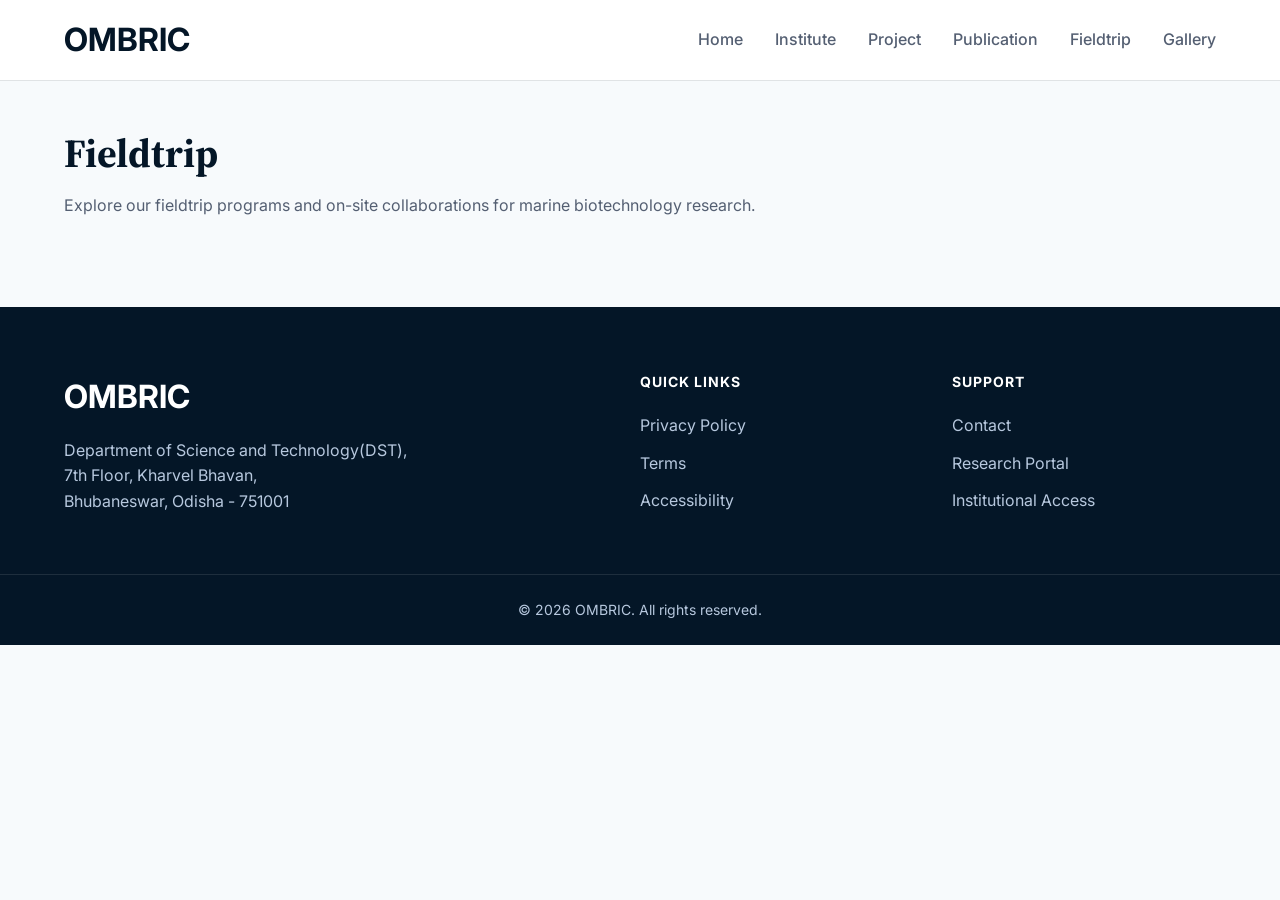
<file: fieldtrip/fieldtrip.html>
﻿<!DOCTYPE html>
<html lang="en">
<head>
  <meta charset="UTF-8" />
  <meta name="viewport" content="width=device-width, initial-scale=1.0" />
  <title>Fieldtrip</title>
  <link rel="preconnect" href="https://fonts.googleapis.com">
  <link rel="preconnect" href="https://fonts.gstatic.com" crossorigin>
  <link href="https://fonts.googleapis.com/css2?family=Inter:wght@400;500;600;700&family=Source+Serif+4:wght@600;700&display=swap" rel="stylesheet">
  <link rel="stylesheet" href="/style.css">
</head>
<body>
  <header class="header">
    <div class="container navbar">
      <div class="logo">OMBRIC</div>
      <nav class="nav-links">
        <a href="/index.html">Home</a>
        <a href="/institues/institute.html">Institute</a>
        <a href="/project/project.html">Project</a>
        <a href="/publication/publication.html">Publication</a>
        <a href="/fieldtrip/fieldtrip.html">Fieldtrip</a>
        <a href="/gallery/gallery.html">Gallery</a>
      </nav>
    </div>
  </header>

  <main class="section">
    <div class="container">
      <div class="section-heading">
        <h2>Fieldtrip</h2>
        <p>Explore our fieldtrip programs and on-site collaborations for marine biotechnology research.</p>
      </div>
    </div>
  </main>

  <footer class="footer">
    <div class="container footer-grid">
      <div>
        <h3 class="footer-logo">OMBRIC</h3>
        <p class="footer-text">Department of Science and Technology(DST),<br> 
          7th Floor, Kharvel Bhavan,<br> 
          Bhubaneswar, Odisha - 751001</p>
      </div>
      <div>
        <h4>Quick Links</h4>
        <ul class="footer-links">
          <li><a href="#">Privacy Policy</a></li>
          <li><a href="#">Terms</a></li>
          <li><a href="#">Accessibility</a></li>
        </ul>
      </div>
      <div>
        <h4>Support</h4>
        <ul class="footer-links">
          <li><a href="#">Contact</a></li>
          <li><a href="#">Research Portal</a></li>
          <li><a href="#">Institutional Access</a></li>
        </ul>
      </div>
    </div>
    <div class="footer-bottom">© 2026 OMBRIC. All rights reserved.</div>
  </footer>
</body>
</html>
</file>
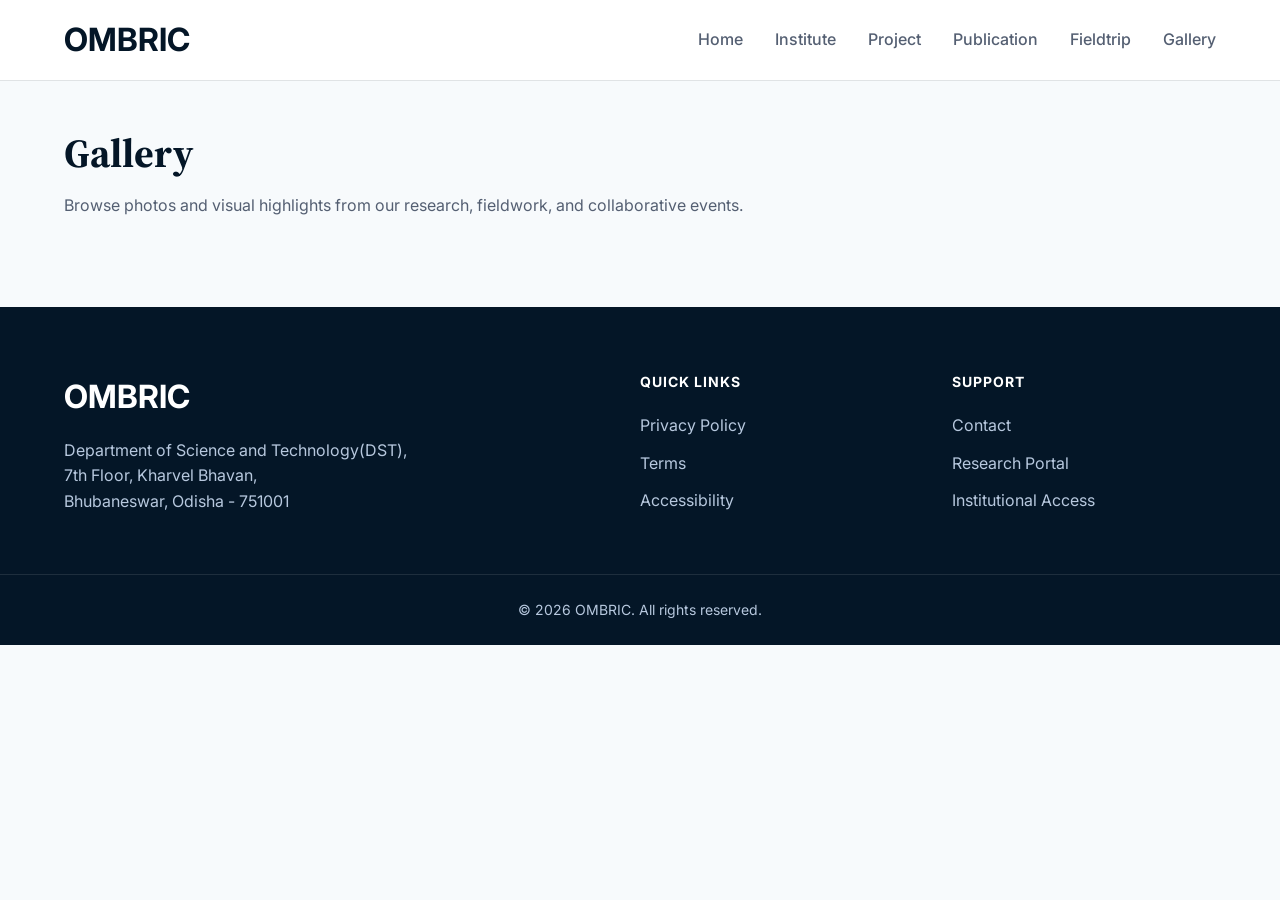
<file: gallery/gallery.html>
﻿<!DOCTYPE html>
<html lang="en">
<head>
  <meta charset="UTF-8" />
  <meta name="viewport" content="width=device-width, initial-scale=1.0" />
  <title>Gallery</title>
  <link rel="preconnect" href="https://fonts.googleapis.com">
  <link rel="preconnect" href="https://fonts.gstatic.com" crossorigin>
  <link href="https://fonts.googleapis.com/css2?family=Inter:wght@400;500;600;700&family=Source+Serif+4:wght@600;700&display=swap" rel="stylesheet">
  <link rel="stylesheet" href="/style.css">
</head>
<body>
  <header class="header">
    <div class="container navbar">
      <div class="logo">OMBRIC</div>
      <nav class="nav-links">
        <a href="/index.html">Home</a>
        <a href="/institues/institute.html">Institute</a>
        <a href="/project/project.html">Project</a>
        <a href="/publication/publication.html">Publication</a>
        <a href="/fieldtrip/fieldtrip.html">Fieldtrip</a>
        <a href="/gallery/gallery.html">Gallery</a>
      </nav>
    </div>
  </header>

  <main class="section">
    <div class="container">
      <div class="section-heading">
        <h2>Gallery</h2>
        <p>Browse photos and visual highlights from our research, fieldwork, and collaborative events.</p>
      </div>
    </div>
  </main>

  <footer class="footer">
    <div class="container footer-grid">
      <div>
        <h3 class="footer-logo">OMBRIC</h3>
        <p class="footer-text">Department of Science and Technology(DST),<br> 
          7th Floor, Kharvel Bhavan,<br> 
          Bhubaneswar, Odisha - 751001</p>
      </div>
      <div>
        <h4>Quick Links</h4>
        <ul class="footer-links">
          <li><a href="#">Privacy Policy</a></li>
          <li><a href="#">Terms</a></li>
          <li><a href="#">Accessibility</a></li>
        </ul>
      </div>
      <div>
        <h4>Support</h4>
        <ul class="footer-links">
          <li><a href="#">Contact</a></li>
          <li><a href="#">Research Portal</a></li>
          <li><a href="#">Institutional Access</a></li>
        </ul>
      </div>
    </div>
    <div class="footer-bottom">© 2026 OMBRIC. All rights reserved.</div>
  </footer>
</body>
</html>
</file>
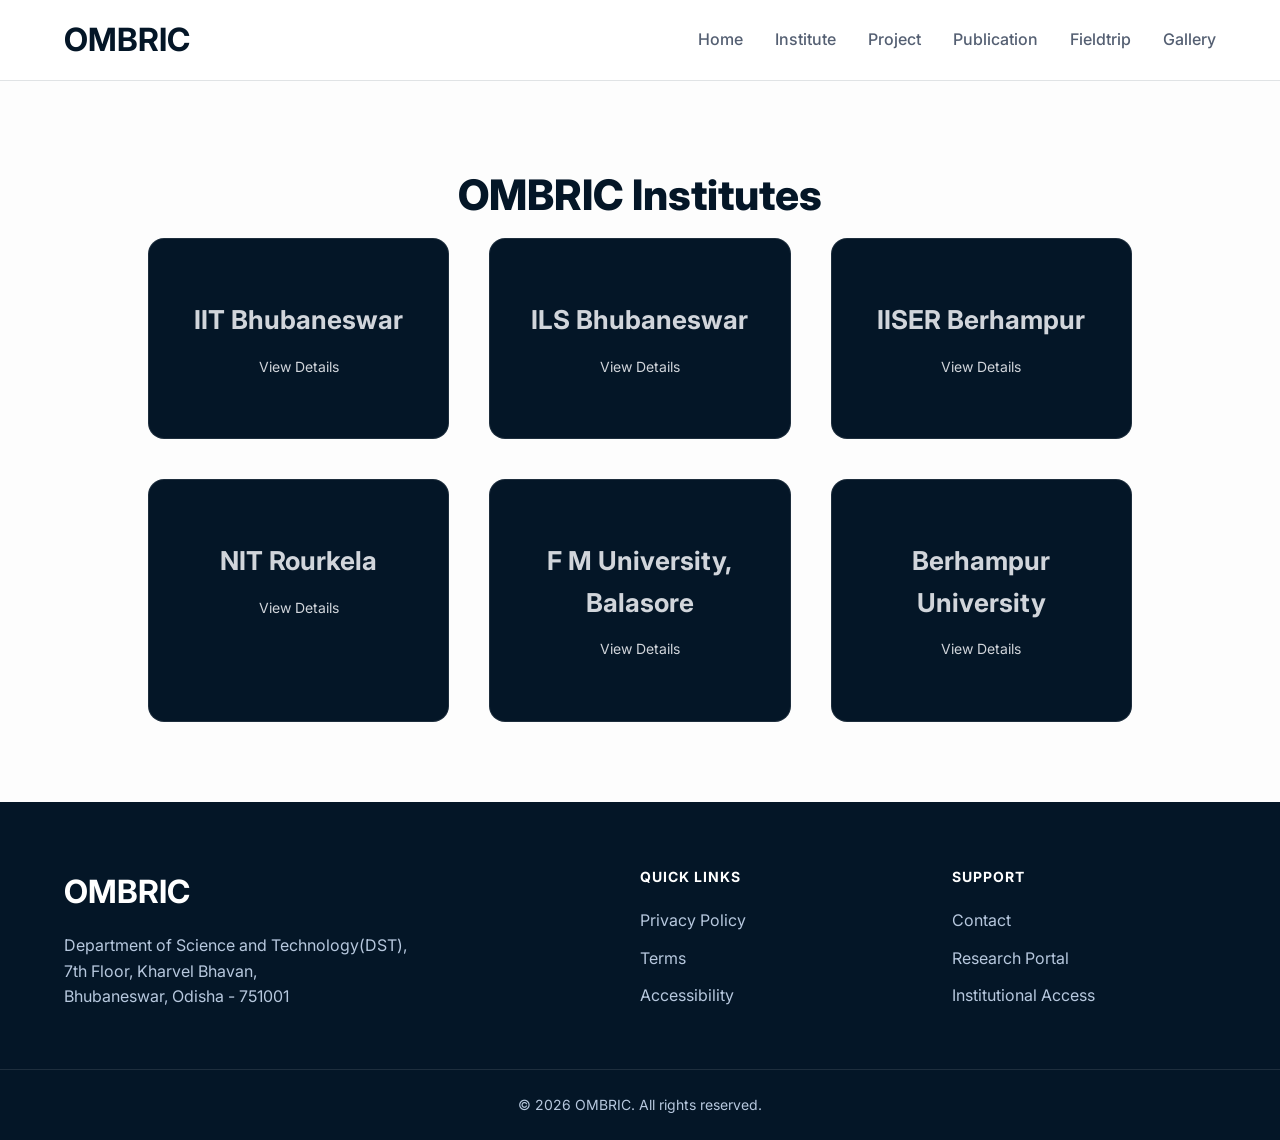
<file: institues/institute.html>
﻿<!doctype html>
<html lang="en">
<head>
  <meta charset="UTF-8">
  <meta name="viewport" content="width=device-width, initial-scale=1.0">
  <link rel="preconnect" href="https://fonts.googleapis.com">
  <link rel="preconnect" href="https://fonts.gstatic.com" crossorigin>
  <link href="https://fonts.googleapis.com/css2?family=Inter:wght@100..900&display=swap" rel="stylesheet">
  <link rel="stylesheet" href="/style.css">
  <style>
    body {
      margin: 0;
      font-family: Inter;
      background: rgb(253, 253, 253);
      color: white;
    }

    .section {
      margin: 40px 148px;
      text-align: center;
    }

    .nav-links {
      display: flex;
      gap: 32px;
    }

    .section h1 {
      font-size: 42px;
      font-weight: 800;
      color: #041627;
      margin-bottom: 10px;
    }

    .grid {
      display: grid;
      grid-template-columns: repeat(3, 1fr);
      gap: 40px;
    }

    .card {
      display: block;
      text-decoration: none;
      background: #041627;
      border-radius: 16px;
      padding: 60px 20px;
      backdrop-filter: blur(10px);
      border: 1px solid rgba(255,255,255,0.1);
      transition: 0.3s;
      cursor: pointer;
    }

    .card:hover {
      transform: translateY(-6px);
      box-shadow: 0 10px 30px rgba(0, 119, 255, 0.4);
    }

    .card h3 {
      font-size: 26px;
      font-weight: 700;
      color: #d1d5db;
      margin-bottom: 15px;
    }

    .card p {
      font-size: 14px;
      color: #d1d5db;
      text-decoration: none;
    }

    .card:hover p {
      text-decoration: underline;
    }

    @media(max-width: 900px) {
      .grid {
        grid-template-columns: 1fr;
      }

      .container {
        margin-left: 40px;
        margin-right: 40px;
      }
    }
  </style>
</head>
<body>
  <header class="header">
    <div class="container navbar">
      <div class="logo">OMBRIC</div>
      <nav class="nav-links">
        <a href="/index.html">Home</a>
        <a href="/institues/institute.html">Institute</a>
        <a href="/project/project.html">Project</a>
        <a href="/publication/publication.html">Publication</a>
        <a href="/fieldtrip/fieldtrip.html">Fieldtrip</a>
        <a href="/gallery/gallery.html">Gallery</a>
      </nav>
    </div>
  </header>

  <section class="section">
    <h1>OMBRIC Institutes</h1>
    <div class="grid">
      <a class="card" href="/institues/viewdetails/iit.html">
        <h3>IIT Bhubaneswar</h3>
        <p>View Details</p>
      </a>
      <a class="card" href="/institues/viewdetails/ils.html">
        <h3>ILS Bhubaneswar</h3>
        <p>View Details</p>
      </a>
      <a class="card" href="/institues/viewdetails/iiser.html">
        <h3>IISER Berhampur</h3>
        <p>View Details</p>
      </a>
      <a class="card" href="/institues/viewdetails/nit.html">
        <h3>NIT Rourkela</h3>
        <p>View Details</p>
      </a>
      <a class="card" href="/institues/viewdetails/fmu.html">
        <h3>F M University, Balasore</h3>
        <p>View Details</p>
      </a>
      <a class="card" href="/institues/viewdetails/behrampur.html">
        <h3>Berhampur University</h3>
        <p>View Details</p>
      </a>
    </div>
  </section>

  <footer class="footer">
    <div class="container footer-grid">
      <div>
        <h3 class="footer-logo">OMBRIC</h3>
        <p class="footer-text">Department of Science and Technology(DST),<br> 
          7th Floor, Kharvel Bhavan,<br> 
          Bhubaneswar, Odisha - 751001</p>
      </div>
      <div>
        <h4>Quick Links</h4>
        <ul class="footer-links">
          <li><a href="#">Privacy Policy</a></li>
          <li><a href="#">Terms</a></li>
          <li><a href="#">Accessibility</a></li>
        </ul>
      </div>
      <div>
        <h4>Support</h4>
        <ul class="footer-links">
          <li><a href="#">Contact</a></li>
          <li><a href="#">Research Portal</a></li>
          <li><a href="#">Institutional Access</a></li>
        </ul>
      </div>
    </div>
    <div class="footer-bottom">© 2026 OMBRIC. All rights reserved.</div>
  </footer>
</body>
</html>
</file>
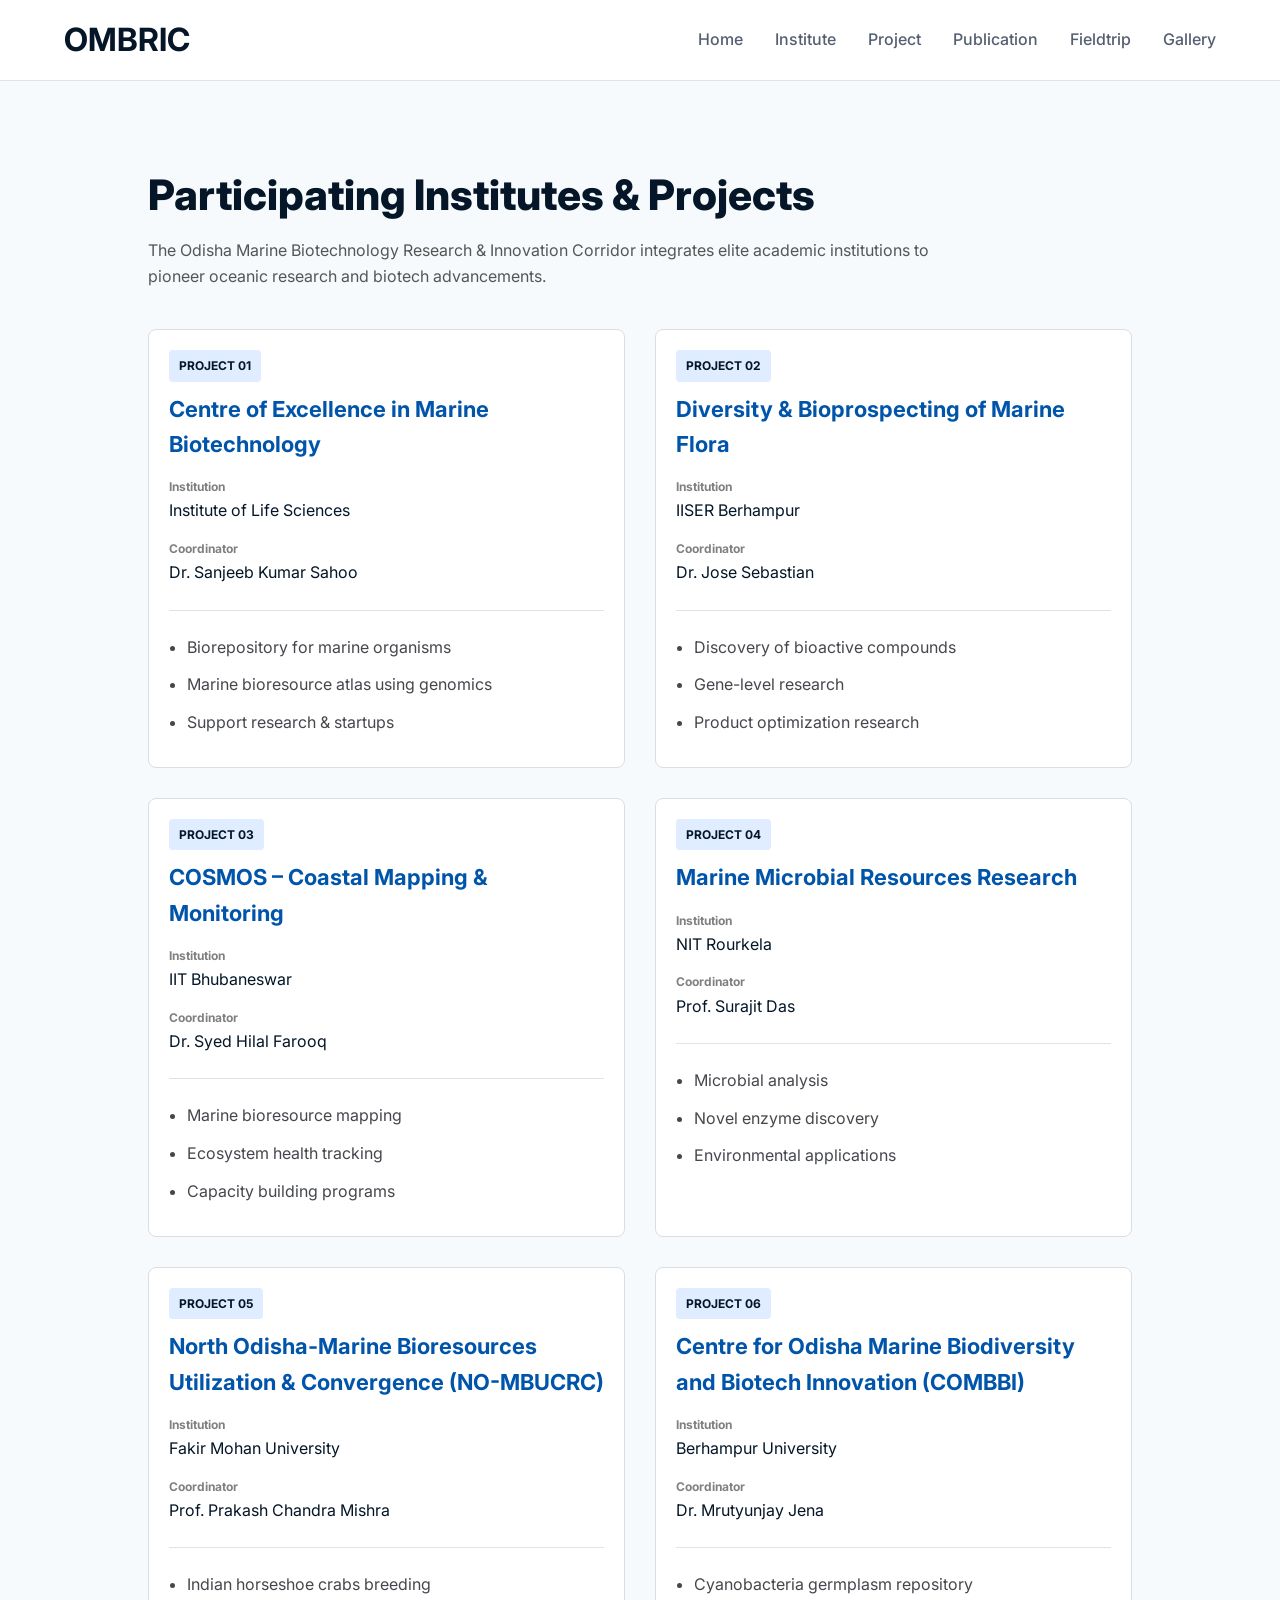
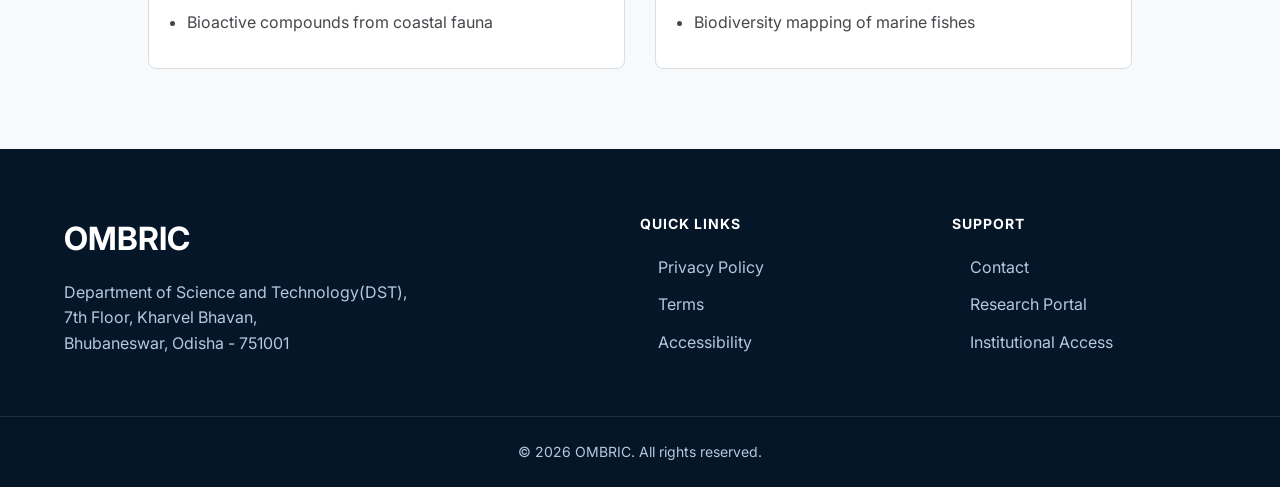
<file: project/project.html>
﻿<!doctype html>
<html lang="en">
  <head>
    <meta charset="UTF-8" />
    <meta name="viewport" content="width=device-width, initial-scale=1.0" />

    <!-- Google Font -->
    <link rel="preconnect" href="https://fonts.googleapis.com" />
    <link rel="preconnect" href="https://fonts.gstatic.com" crossorigin />
    <link href="https://fonts.googleapis.com/css2?family=Inter:wght@100..900&display=swap" rel="stylesheet" />
    <link rel="stylesheet" href="/style.css" />

    <style>
      body {
        margin: 0;
        font-family: Inter;
        color: #041627;
      }

      .section {
        margin: 40px 148px;
      }

      .nav-links {
        display: flex;
        gap: 32px;
      }

      .section h1 {
        font-size: 42px;
        font-weight: 800;
        margin-bottom: 10px;
      }

      .section p {
        font-size: 16px;
        color: #555;
        max-width: 800px;
        margin-bottom: 40px;
      }

      .grid {
        display: grid;
        grid-template-columns: repeat(2, 1fr);
        gap: 30px;
      }

      .card {
        border: 1px solid #ddd;
        border-radius: 8px;
        padding: 20px;
        transition: 0.3s;
        background: #fff;
      }

      .card:hover {
        box-shadow: 0 4px 10px rgba(0, 0, 0, 0.1);
      }

      .tag {
        font-size: 12px;
        font-weight: 700;
        background: #e0ecff;
        padding: 6px 10px;
        display: inline-block;
        border-radius: 4px;
        margin-bottom: 10px;
      }

      .card h3 {
        font-size: 22px;
        font-weight: 700;
        margin-bottom: 15px;
        color: #0055aa;
      }

      .info {
        margin-bottom: 15px;
      }

      .info strong {
        display: block;
        font-size: 12px;
        color: gray;
        margin-bottom: 2px;
      }

      ul {
        padding-left: 18px;
      }

      li {
        margin-bottom: 6px;
      }

      @media (max-width: 900px) {
        .grid {
          grid-template-columns: 1fr;
        }
      }
    </style>
  </head>

  <body>
    <header class="header">
      <div class="container navbar">
        <div class="logo">OMBRIC</div>
        <nav class="nav-links">
          <a href="/index.html">Home</a>
          <a href="/institues/institute.html">Institute</a>
          <a href="/project/project.html">Project</a>
          <a href="/publication/publication.html">Publication</a>
          <a href="/fieldtrip/fieldtrip.html">Fieldtrip</a>
          <a href="/gallery/gallery.html">Gallery</a>
        </nav>
      </div>
    </header>

    <section class="section">
      <h1>Participating Institutes & Projects</h1>
      <p>
        The Odisha Marine Biotechnology Research & Innovation Corridor integrates
        elite academic institutions to pioneer oceanic research and biotech advancements.
      </p>

      <div class="grid">

        <!-- CARD 1 -->
        <div class="card">
          <div class="tag">PROJECT 01</div>
          <h3>Centre of Excellence in Marine Biotechnology</h3>

          <div class="info">
            <strong>Institution</strong>
            Institute of Life Sciences
          </div>

          <div class="info">
            <strong>Coordinator</strong>
            Dr. Sanjeeb Kumar Sahoo
          </div>

          <ul>
            <li>Biorepository for marine organisms</li>
            <li>Marine bioresource atlas using genomics</li>
            <li>Support research & startups</li>
          </ul>
        </div>

        <!-- CARD 2 -->
        <div class="card">
          <div class="tag">PROJECT 02</div>
          <h3>Diversity & Bioprospecting of Marine Flora</h3>

          <div class="info">
            <strong>Institution</strong>
            IISER Berhampur
          </div>

          <div class="info">
            <strong>Coordinator</strong>
            Dr. Jose Sebastian
          </div>

          <ul>
            <li>Discovery of bioactive compounds</li>
            <li>Gene-level research</li>
            <li>Product optimization research</li>
          </ul>
        </div>

        <!-- CARD 3 -->
        <div class="card">
          <div class="tag">PROJECT 03</div>
          <h3>COSMOS – Coastal Mapping & Monitoring</h3>

          <div class="info">
            <strong>Institution</strong>
            IIT Bhubaneswar
          </div>

          <div class="info">
            <strong>Coordinator</strong>
            Dr. Syed Hilal Farooq
          </div>

          <ul>
            <li>Marine bioresource mapping</li>
            <li>Ecosystem health tracking</li>
            <li>Capacity building programs</li>
          </ul>
        </div>

        <!-- CARD 4 -->
        <div class="card">
          <div class="tag">PROJECT 04</div>
          <h3>Marine Microbial Resources Research</h3>

          <div class="info">
            <strong>Institution</strong>
            NIT Rourkela
          </div>

          <div class="info">
            <strong>Coordinator</strong>
            Prof. Surajit Das
          </div>

          <ul>
            <li>Microbial analysis</li>
            <li>Novel enzyme discovery</li>
            <li>Environmental applications</li>
          </ul>
        </div>

        <!-- CARD 05 -->
        <div class="card">
          <div class="tag">PROJECT 05</div>
          <h3>North Odisha-Marine Bioresources Utilization & Convergence (NO-MBUCRC)</h3>

          <div class="info">
            <strong>Institution</strong>
            Fakir Mohan University
          </div>

          <div class="info">
            <strong>Coordinator</strong>
            Prof. Prakash Chandra Mishra
          </div>

          <ul>
            <li>Indian horseshoe crabs breeding</li>
            <li>Bioactive compounds from coastal fauna</li>
          </ul>
        </div>

        <!-- CARD 06 -->
        <div class="card">
          <div class="tag">PROJECT 06</div>
          <h3>Centre for Odisha Marine Biodiversity and Biotech Innovation (COMBBI)</h3>

          <div class="info">
            <strong>Institution</strong>
            Berhampur University
          </div>

          <div class="info">
            <strong>Coordinator</strong>
            Dr. Mrutyunjay Jena
          </div>

          <ul>
            <li>Cyanobacteria germplasm repository</li>
            <li>Biodiversity mapping of marine fishes</li>
          </ul>
        </div>

      </div>
    </section>

    <footer class="footer">
      <div class="container footer-grid">
        <div>
          <h3 class="footer-logo">OMBRIC</h3>
          <p class="footer-text">Department of Science and Technology(DST),<br> 
          7th Floor, Kharvel Bhavan,<br> 
          Bhubaneswar, Odisha - 751001</p>
        </div>
        <div>
          <h4>Quick Links</h4>
          <ul class="footer-links">
            <li><a href="#">Privacy Policy</a></li>
            <li><a href="#">Terms</a></li>
            <li><a href="#">Accessibility</a></li>
          </ul>
        </div>
        <div>
          <h4>Support</h4>
          <ul class="footer-links">
            <li><a href="#">Contact</a></li>
            <li><a href="#">Research Portal</a></li>
            <li><a href="#">Institutional Access</a></li>
          </ul>
        </div>
      </div>
      <div class="footer-bottom">© 2026 OMBRIC. All rights reserved.</div>
    </footer>
  </body>
</html>
</file>
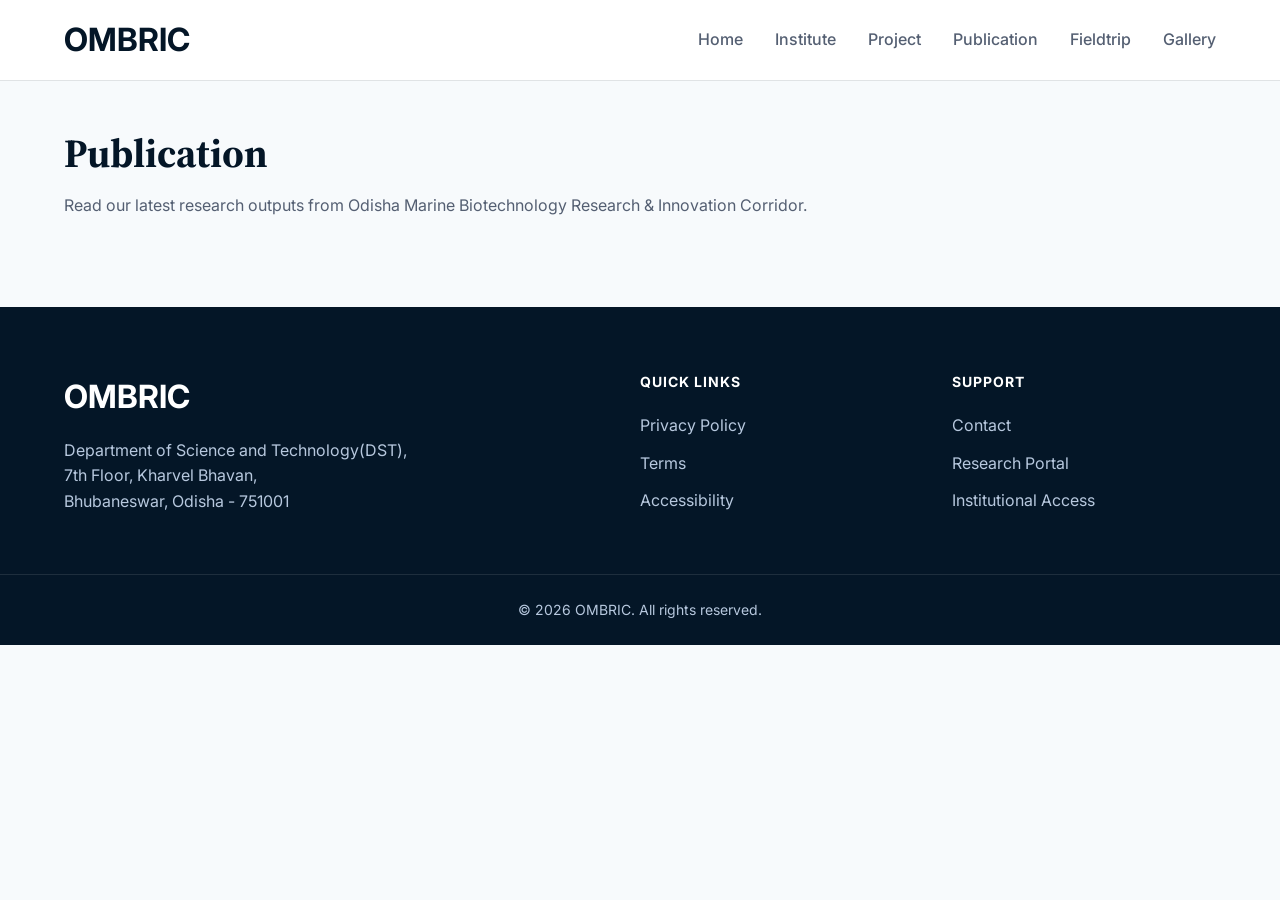
<file: publication/publication.html>
﻿<!DOCTYPE html>
<html lang="en">
<head>
  <meta charset="UTF-8" />
  <meta name="viewport" content="width=device-width, initial-scale=1.0" />
  <title>Publication</title>
  <link rel="preconnect" href="https://fonts.googleapis.com">
  <link rel="preconnect" href="https://fonts.gstatic.com" crossorigin>
  <link href="https://fonts.googleapis.com/css2?family=Inter:wght@400;500;600;700&family=Source+Serif+4:wght@600;700&display=swap" rel="stylesheet">
  <link rel="stylesheet" href="/style.css">
</head>
<body>
  <header class="header">
    <div class="container navbar">
      <div class="logo">OMBRIC</div>
      <nav class="nav-links">
        <a href="/index.html">Home</a>
        <a href="/institues/institute.html">Institute</a>
        <a href="/project/project.html">Project</a>
        <a href="/publication/publication.html">Publication</a>
        <a href="/fieldtrip/fieldtrip.html">Fieldtrip</a>
        <a href="/gallery/gallery.html">Gallery</a>
      </nav>
    </div>
  </header>

  <main class="section">
    <div class="container">
      <div class="section-heading">
        <h2>Publication</h2>
        <p>Read our latest research outputs from Odisha Marine Biotechnology Research & Innovation Corridor.</p>
      </div>
    </div>
  </main>

  <footer class="footer">
    <div class="container footer-grid">
      <div>
        <h3 class="footer-logo">OMBRIC</h3>
        <p class="footer-text">Department of Science and Technology(DST),<br> 
          7th Floor, Kharvel Bhavan,<br> 
          Bhubaneswar, Odisha - 751001</p>
      </div>
      <div>
        <h4>Quick Links</h4>
        <ul class="footer-links">
          <li><a href="#">Privacy Policy</a></li>
          <li><a href="#">Terms</a></li>
          <li><a href="#">Accessibility</a></li>
        </ul>
      </div>
      <div>
        <h4>Support</h4>
        <ul class="footer-links">
          <li><a href="#">Contact</a></li>
          <li><a href="#">Research Portal</a></li>
          <li><a href="#">Institutional Access</a></li>
        </ul>
      </div>
    </div>
    <div class="footer-bottom">© 2026 OMBRIC. All rights reserved.</div>
  </footer>
</body>
</html>
</file>
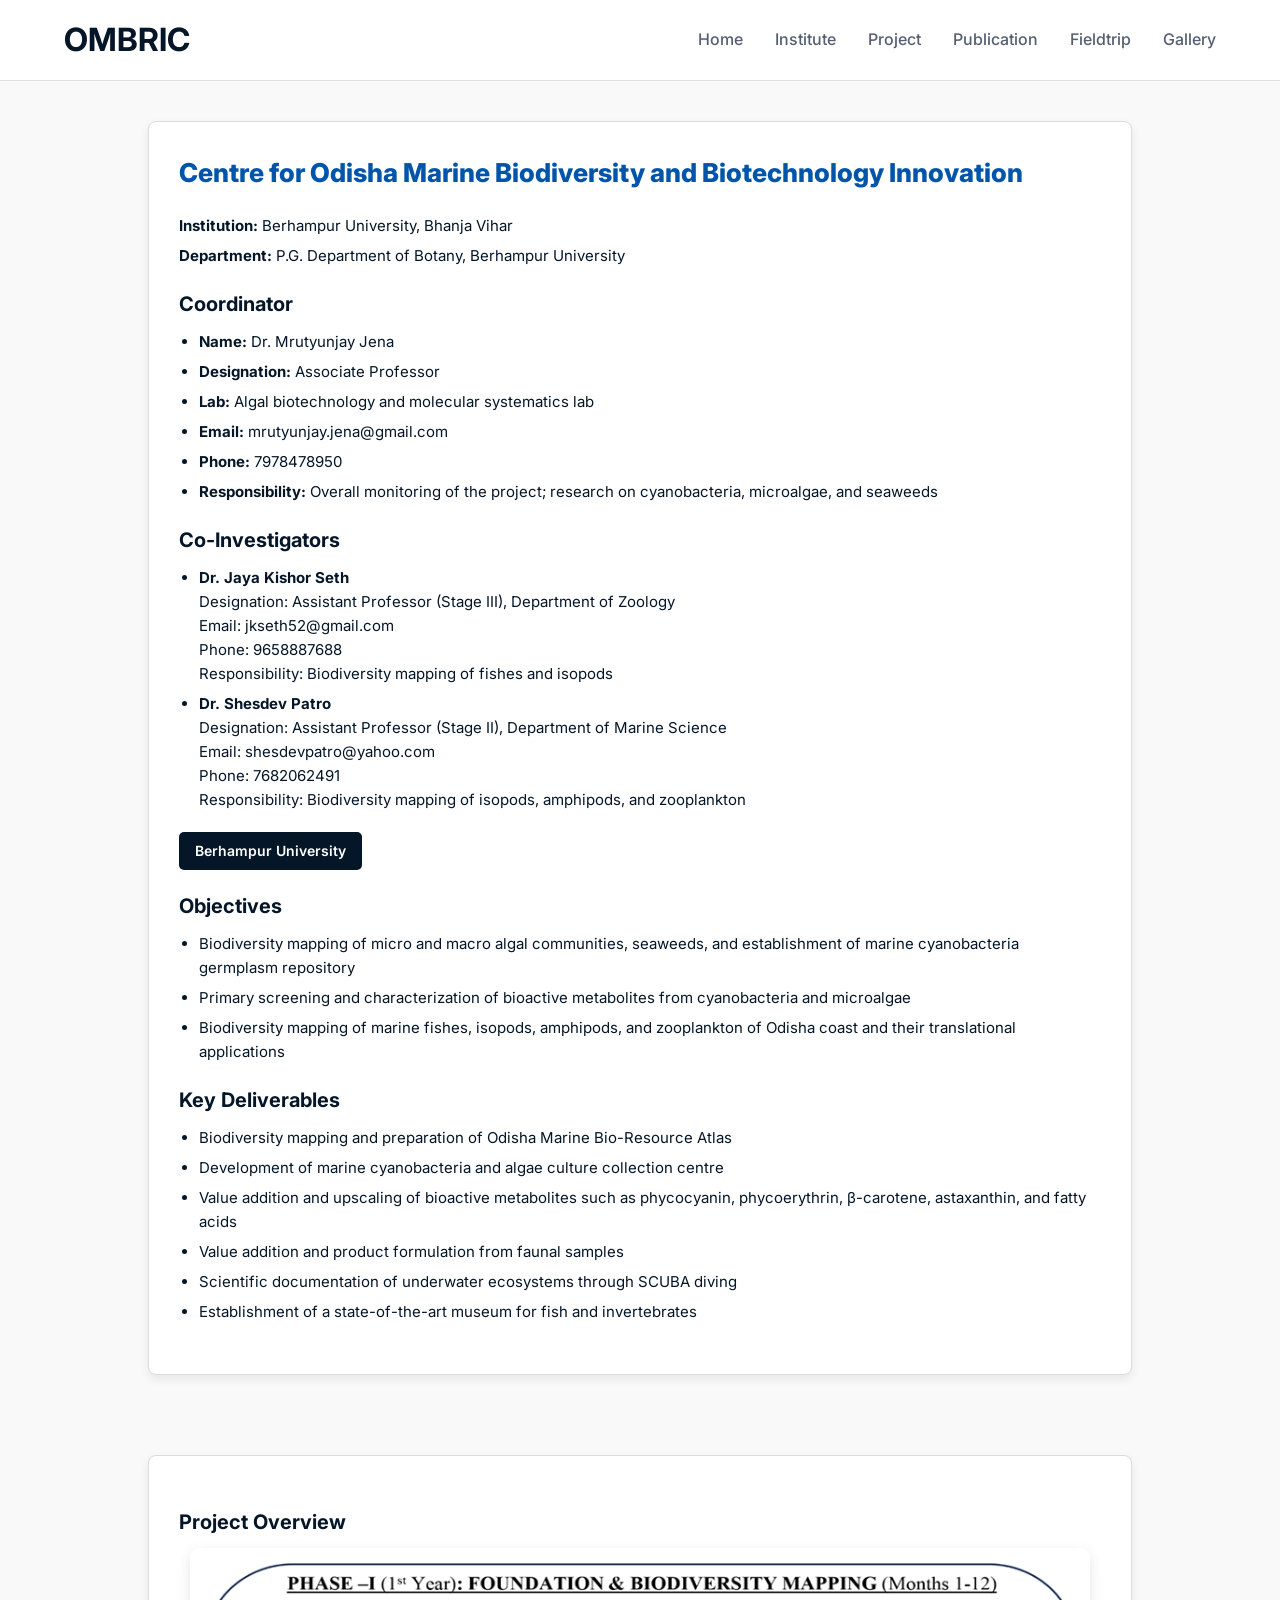
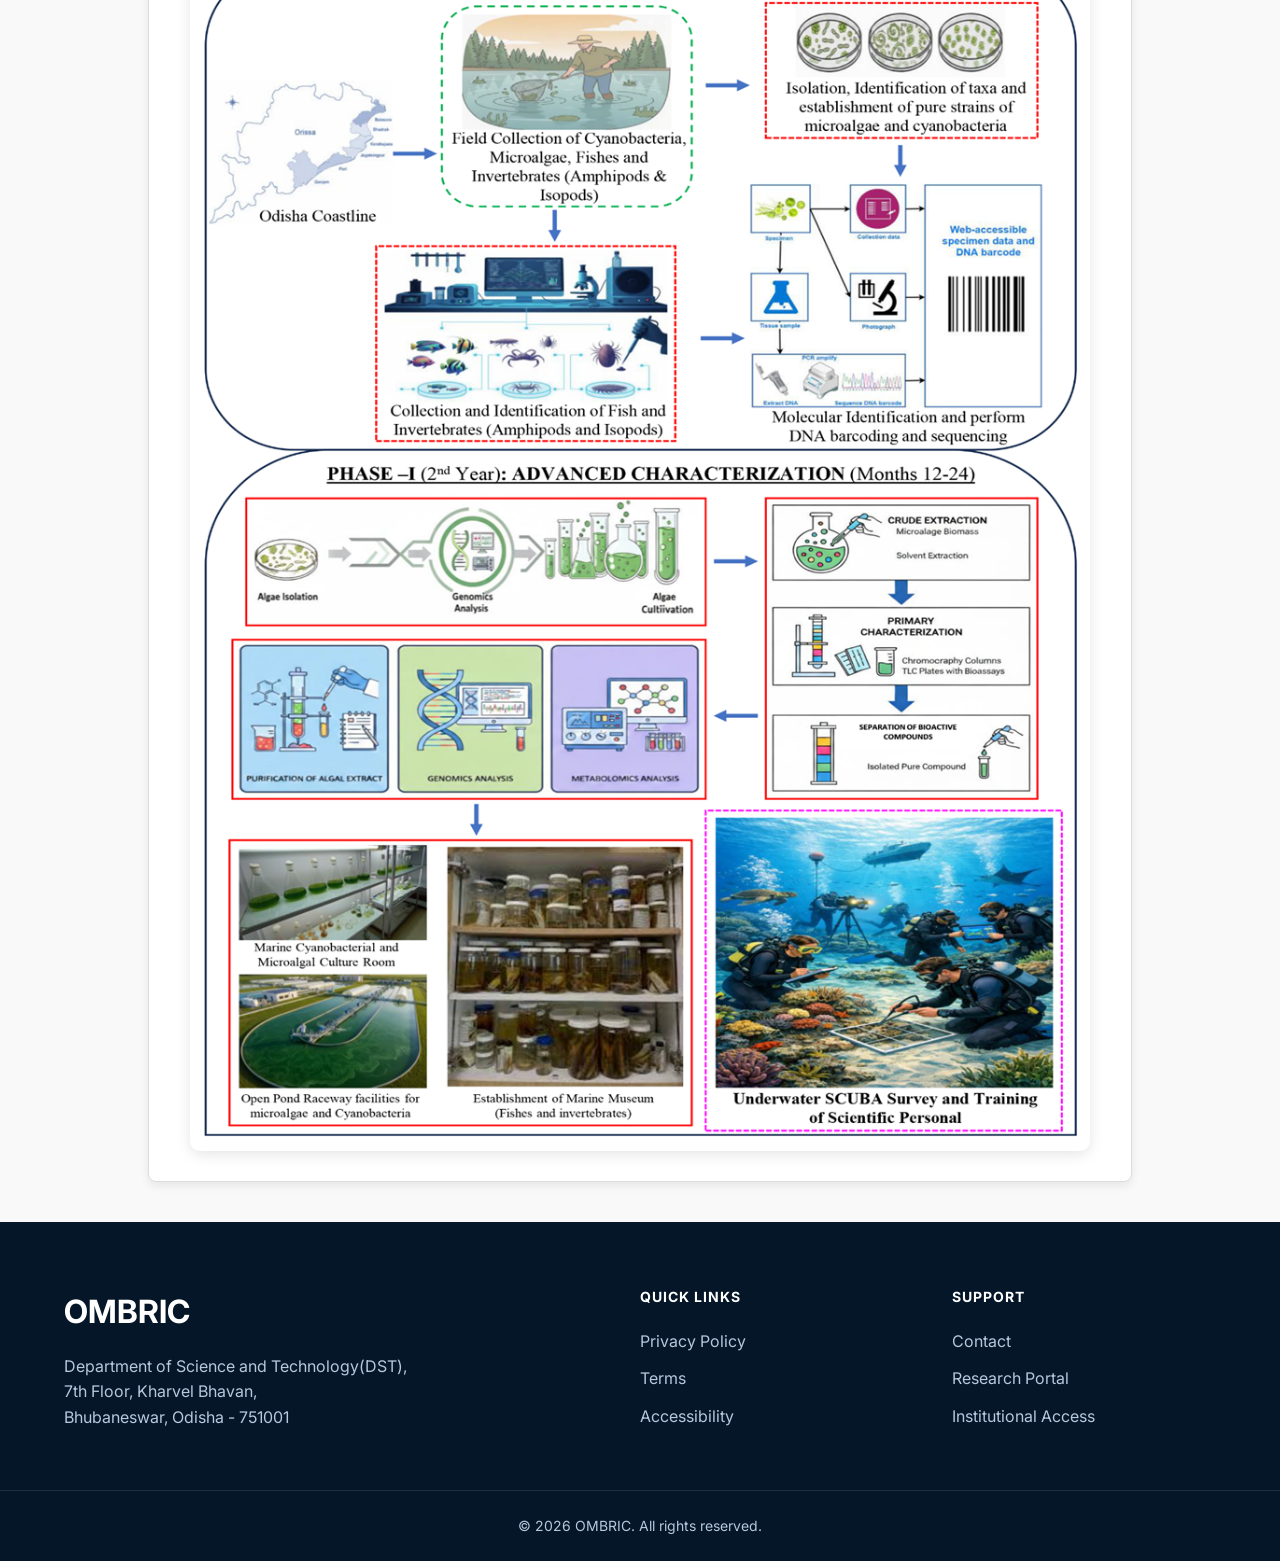
<file: institues/viewdetails/behrampur.html>
﻿<!doctype html>
<html lang="en">
<head>
  <meta charset="UTF-8" />
  <meta name="viewport" content="width=device-width, initial-scale=1.0" />
  <link href="https://fonts.googleapis.com/css2?family=Inter:wght@400;600;800&display=swap" rel="stylesheet" />
  <link rel="stylesheet" href="/style.css" />
  <style>
    body {
      margin: 0;
      font-family: Inter, sans-serif;
      background-color: #f9f9f9;
      color: #041627;
    }

    .project-section {
      margin-left: 148px;
      margin-right: 148px;
      padding: 40px 0;
    }

    .project-card {
      background-color: #fff;
      border: 1px solid #ddd;
      border-radius: 8px;
      padding: 30px;
      box-shadow: 0 4px 10px rgba(0,0,0,0.08);
    }

    .project-card h2 {
      font-size: 26px;
      font-weight: 800;
      margin-bottom: 20px;
      color: #0055aa;
    }

    .project-card h3 {
      font-size: 20px;
      font-weight: 700;
      margin-top: 20px;
      margin-bottom: 10px;
    }

    .project-card p {
      font-size: 15px;
      line-height: 1.6;
      margin: 6px 0;
    }

    .project-card ul {
      margin: 10px 0 20px 20px;
      padding: 0;
      font-size: 15px;
      line-height: 1.6;
    }

    .project-card ul li {
      margin-bottom: 6px;
    }

    .project-links a {
      display: inline-block;
      margin-right: 12px;
      padding: 8px 16px;
      background-color: #041627;
      color: #fff;
      text-decoration: none;
      border-radius: 5px;
      font-weight: 600;
      font-size: 14px;
      transition: background-color 0.3s ease;
    }

    .project-links a:hover {
      background-color: #0055aa;
    }

    .detail-images img {
      display: block;
      width: 100%;
      max-width: 900px;
      height: auto;
      margin: 0 auto;
      border-radius: 10px;
      box-shadow: 0 4px 14px rgba(0,0,0,0.1);
    }
  </style>
</head>
<body>

    <header class="header">
    <div class="container navbar">
      <div class="logo">OMBRIC</div>
      <nav class="nav-links">
        <a href="/index.html">Home</a>
        <a href="/institues/institute.html">Institute</a>
        <a href="/project/project.html">Project</a>
        <a href="/publication/publication.html">Publication</a>
        <a href="/fieldtrip/fieldtrip.html">Fieldtrip</a>
        <a href="/gallery/gallery.html">Gallery</a>
      </nav>
    </div>
  </header>
  <section class="project-section">
    <div class="project-card">
      <h2>Centre for Odisha Marine Biodiversity and Biotechnology Innovation</h2>
      
      <p><strong>Institution:</strong> Berhampur University, Bhanja Vihar</p>
    <p><strong>Department:</strong> P.G. Department of Botany, Berhampur University</p>

      <h3>Coordinator</h3>
      <ul>
        <li><strong>Name:</strong> Dr. Mrutyunjay Jena</li>
        <li><strong>Designation:</strong> Associate Professor</li>
        <li><strong>Lab:</strong> Algal biotechnology and molecular systematics lab</li>
        <li><strong>Email:</strong> mrutyunjay.jena@gmail.com</li>
        <li><strong>Phone:</strong> 7978478950</li>
        <li><strong>Responsibility:</strong> Overall monitoring of the project; research on cyanobacteria, microalgae, and seaweeds</li>
      </ul>

      <h3>Co-Investigators</h3>
      <ul>
        <li>
          <strong>Dr. Jaya Kishor Seth</strong><br>
          Designation: Assistant Professor (Stage III), Department of Zoology<br>
          Email: jkseth52@gmail.com<br>
          Phone: 9658887688<br>
          Responsibility: Biodiversity mapping of fishes and isopods
        </li>
        <li>
          <strong>Dr. Shesdev Patro</strong><br>
          Designation: Assistant Professor (Stage II), Department of Marine Science<br>
          Email: shesdevpatro@yahoo.com<br>
          Phone: 7682062491<br>
          Responsibility: Biodiversity mapping of isopods, amphipods, and zooplankton
        </li>
      </ul>

      <div class="project-links">
        <a href="https://buodisha.edu.in/" target="_blank">Berhampur University</a>
      </div>

      <h3>Objectives</h3>
      <ul>
        <li>Biodiversity mapping of micro and macro algal communities, seaweeds, and establishment of marine cyanobacteria germplasm repository</li>
        <li>Primary screening and characterization of bioactive metabolites from cyanobacteria and microalgae</li>
        <li>Biodiversity mapping of marine fishes, isopods, amphipods, and zooplankton of Odisha coast and their translational applications</li>
      </ul>

      <h3>Key Deliverables</h3>
      <ul>
        <li>Biodiversity mapping and preparation of Odisha Marine Bio-Resource Atlas</li>
        <li>Development of marine cyanobacteria and algae culture collection centre</li>
        <li>Value addition and upscaling of bioactive metabolites such as phycocyanin, phycoerythrin, β-carotene, astaxanthin, and fatty acids</li>
        <li>Value addition and product formulation from faunal samples</li>
        <li>Scientific documentation of underwater ecosystems through SCUBA diving</li>
        <li>Establishment of a state-of-the-art museum for fish and invertebrates</li>
      </ul>
    </div>
  </section>
  <section class="project-section detail-images">
    <div class="project-card">
      <h3>Project Overview</h3>
      <img src="/images/flowchart/behramputflowchart.png" alt="Berhampur University flowchart" />
    </div>
  </section>

  <footer class="footer">
    <div class="container footer-grid">
      <div>
        <h3 class="footer-logo">OMBRIC</h3>
        <p class="footer-text">Department of Science and Technology(DST),<br> 
          7th Floor, Kharvel Bhavan,<br> 
          Bhubaneswar, Odisha - 751001</p>
      </div>
      <div>
        <h4>Quick Links</h4>
        <ul class="footer-links">
          <li><a href="#">Privacy Policy</a></li>
          <li><a href="#">Terms</a></li>
          <li><a href="#">Accessibility</a></li>
        </ul>
      </div>
      <div>
        <h4>Support</h4>
        <ul class="footer-links">
          <li><a href="#">Contact</a></li>
          <li><a href="#">Research Portal</a></li>
          <li><a href="#">Institutional Access</a></li>
        </ul>
      </div>
    </div>
    <div class="footer-bottom">© 2026 OMBRIC. All rights reserved.</div>
  </footer>
</body>
</html>
</file>
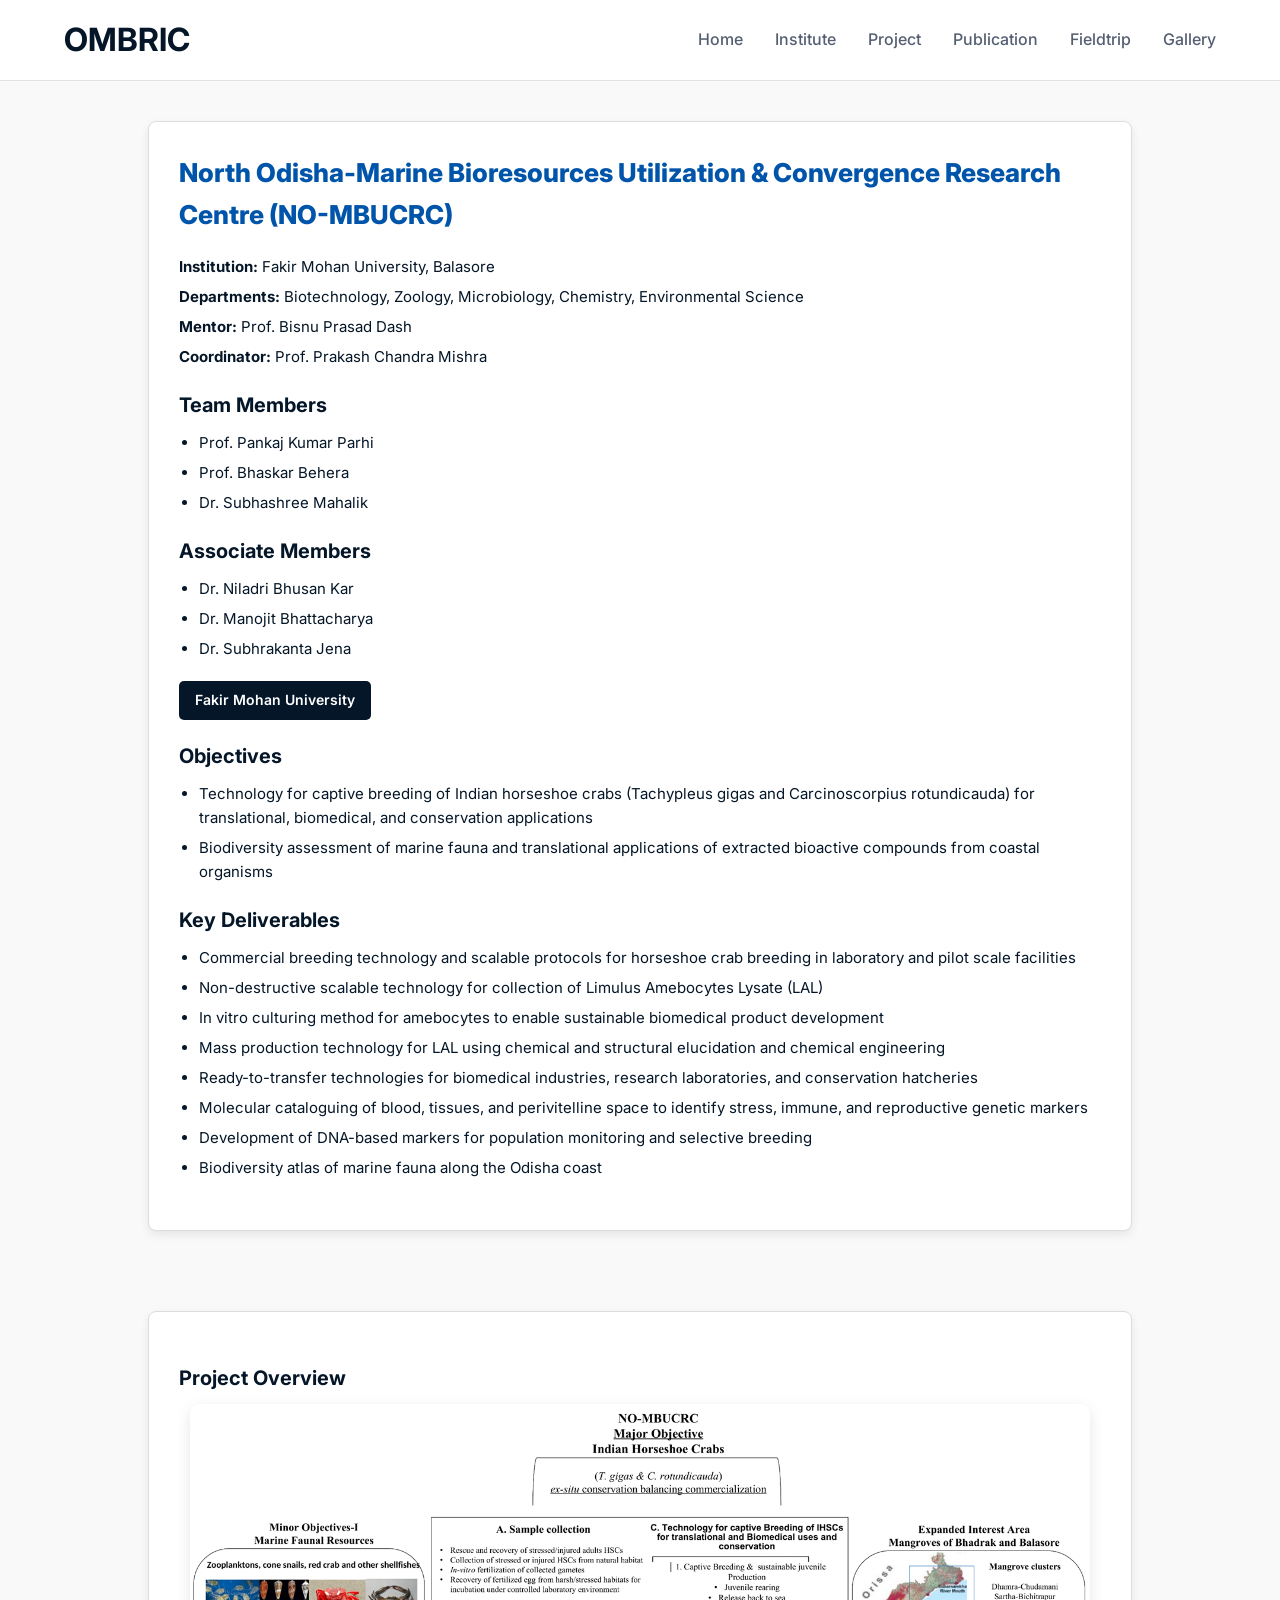
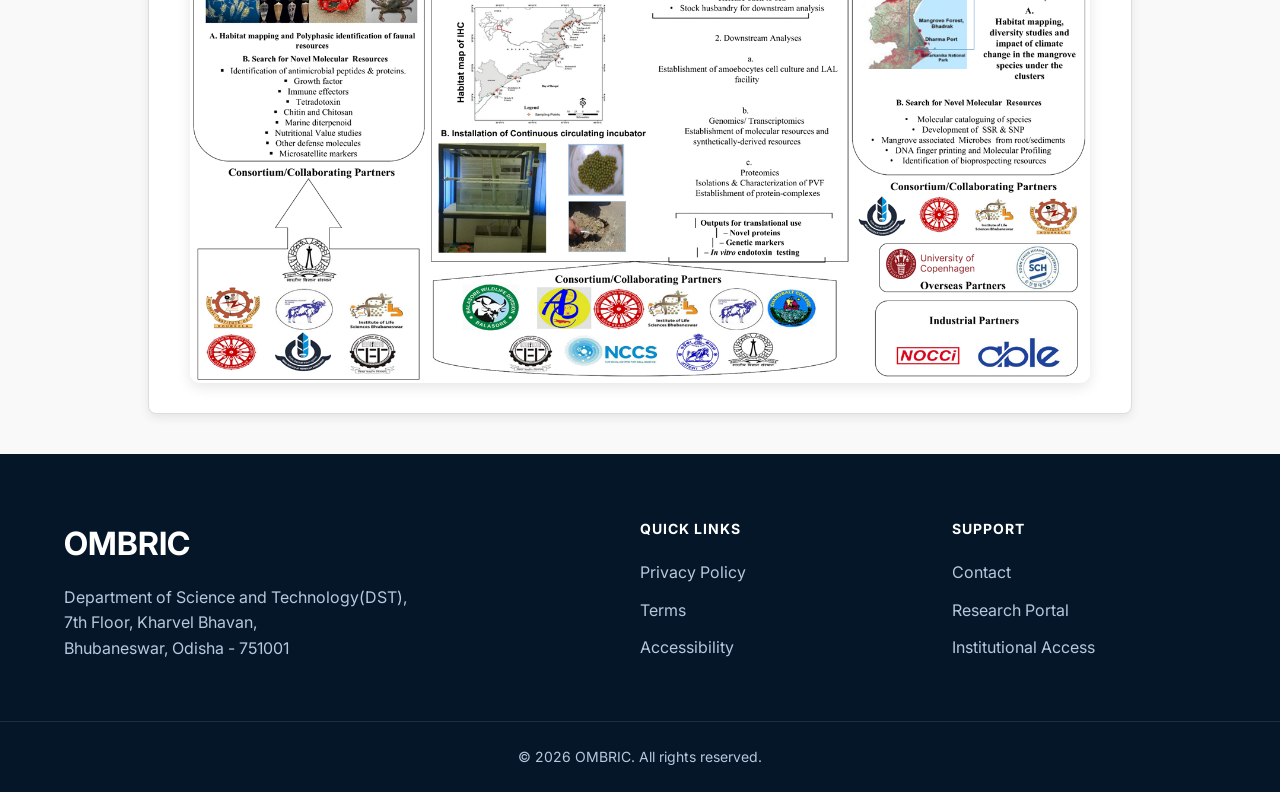
<file: institues/viewdetails/fmu.html>
﻿<!doctype html>
<html lang="en">
<head>
  <meta charset="UTF-8" />
  <meta name="viewport" content="width=device-width, initial-scale=1.0" />
  <link href="https://fonts.googleapis.com/css2?family=Inter:wght@400;600;800&display=swap" rel="stylesheet" />
  <link rel="stylesheet" href="/style.css" />
  <style>
    body {
      margin: 0;
      font-family: Inter, sans-serif;
      background-color: #f9f9f9;
      color: #041627;
    }

    .project-section {
      margin-left: 148px;
      margin-right: 148px;
      padding: 40px 0;
    }

    .project-card {
      background-color: #fff;
      border: 1px solid #ddd;
      border-radius: 8px;
      padding: 30px;
      box-shadow: 0 4px 10px rgba(0,0,0,0.08);
    }

    .project-card h2 {
      font-size: 26px;
      font-weight: 800;
      margin-bottom: 20px;
      color: #0055aa;
    }

    .project-card h3 {
      font-size: 20px;
      font-weight: 700;
      margin-top: 20px;
      margin-bottom: 10px;
    }

    .project-card p {
      font-size: 15px;
      line-height: 1.6;
      margin: 6px 0;
    }

    .project-card ul {
      margin: 10px 0 20px 20px;
      padding: 0;
      font-size: 15px;
      line-height: 1.6;
    }

    .project-card ul li {
      margin-bottom: 6px;
    }

    .project-links a {
      display: inline-block;
      margin-right: 12px;
      padding: 8px 16px;
      background-color: #041627;
      color: #fff;
      text-decoration: none;
      border-radius: 5px;
      font-weight: 600;
      font-size: 14px;
      transition: background-color 0.3s ease;
    }

    .project-links a:hover {
      background-color: #0055aa;
    }

    .detail-images img {
      display: block;
      width: 100%;
      max-width: 900px;
      height: auto;
      margin: 0 auto;
      border-radius: 10px;
      box-shadow: 0 4px 14px rgba(0,0,0,0.1);
    }
  </style>
</head>
<body>

    <header class="header">
    <div class="container navbar">
      <div class="logo">OMBRIC</div>
      <nav class="nav-links">
        <a href="/index.html">Home</a>
        <a href="/institues/institute.html">Institute</a>
        <a href="/project/project.html">Project</a>
        <a href="/publication/publication.html">Publication</a>
        <a href="/fieldtrip/fieldtrip.html">Fieldtrip</a>
        <a href="/gallery/gallery.html">Gallery</a>
      </nav>
    </div>
  </header>
  <section class="project-section">
    <div class="project-card">
      <h2>North Odisha-Marine Bioresources Utilization & Convergence Research Centre (NO-MBUCRC)</h2>
      
      <p><strong>Institution:</strong> Fakir Mohan University, Balasore</p>
    <p><strong>Departments:</strong> Biotechnology, Zoology, Microbiology, Chemistry, Environmental Science</p>
    <p><strong>Mentor:</strong> Prof. Bisnu Prasad Dash</p>
    <p><strong>Coordinator:</strong> Prof. Prakash Chandra Mishra</p>

    <h3>Team Members</h3>
    <ul>
      <li>Prof. Pankaj Kumar Parhi</li>
      <li>Prof. Bhaskar Behera</li>
      <li>Dr. Subhashree Mahalik</li>
    </ul>

    <h3>Associate Members</h3>
    <ul>
      <li>Dr. Niladri Bhusan Kar</li>
      <li>Dr. Manojit Bhattacharya</li>
      <li>Dr. Subhrakanta Jena</li>
    </ul>

      <div class="project-links">
        <a href="http://www.fmuiversity.nic.in" target="_blank">Fakir Mohan University</a>
      </div>

      <h3>Objectives</h3>
      <ul>
        <li>Technology for captive breeding of Indian horseshoe crabs (Tachypleus gigas and Carcinoscorpius rotundicauda) for translational, biomedical, and conservation applications</li>
        <li>Biodiversity assessment of marine fauna and translational applications of extracted bioactive compounds from coastal organisms</li>
      </ul>

      <h3>Key Deliverables</h3>
      <ul>
        <li>Commercial breeding technology and scalable protocols for horseshoe crab breeding in laboratory and pilot scale facilities</li>
        <li>Non-destructive scalable technology for collection of Limulus Amebocytes Lysate (LAL)</li>
        <li>In vitro culturing method for amebocytes to enable sustainable biomedical product development</li>
        <li>Mass production technology for LAL using chemical and structural elucidation and chemical engineering</li>
        <li>Ready-to-transfer technologies for biomedical industries, research laboratories, and conservation hatcheries</li>
        <li>Molecular cataloguing of blood, tissues, and perivitelline space to identify stress, immune, and reproductive genetic markers</li>
        <li>Development of DNA-based markers for population monitoring and selective breeding</li>
        <li>Biodiversity atlas of marine fauna along the Odisha coast</li>
      </ul>
    </div>
  </section>
  <section class="project-section detail-images">
    <div class="project-card">
      <h3>Project Overview</h3>
      <img src="/images/flowchart/fmuniversityflowchart.png" alt="Fakir Mohan University flowchart" />
    </div>
  </section>

  <footer class="footer">
    <div class="container footer-grid">
      <div>
        <h3 class="footer-logo">OMBRIC</h3>
        <p class="footer-text">Department of Science and Technology(DST),<br> 
          7th Floor, Kharvel Bhavan,<br> 
          Bhubaneswar, Odisha - 751001</p>
      </div>
      <div>
        <h4>Quick Links</h4>
        <ul class="footer-links">
          <li><a href="#">Privacy Policy</a></li>
          <li><a href="#">Terms</a></li>
          <li><a href="#">Accessibility</a></li>
        </ul>
      </div>
      <div>
        <h4>Support</h4>
        <ul class="footer-links">
          <li><a href="#">Contact</a></li>
          <li><a href="#">Research Portal</a></li>
          <li><a href="#">Institutional Access</a></li>
        </ul>
      </div>
    </div>
    <div class="footer-bottom">© 2026 OMBRIC. All rights reserved.</div>
  </footer>
</body>
</html>
</file>
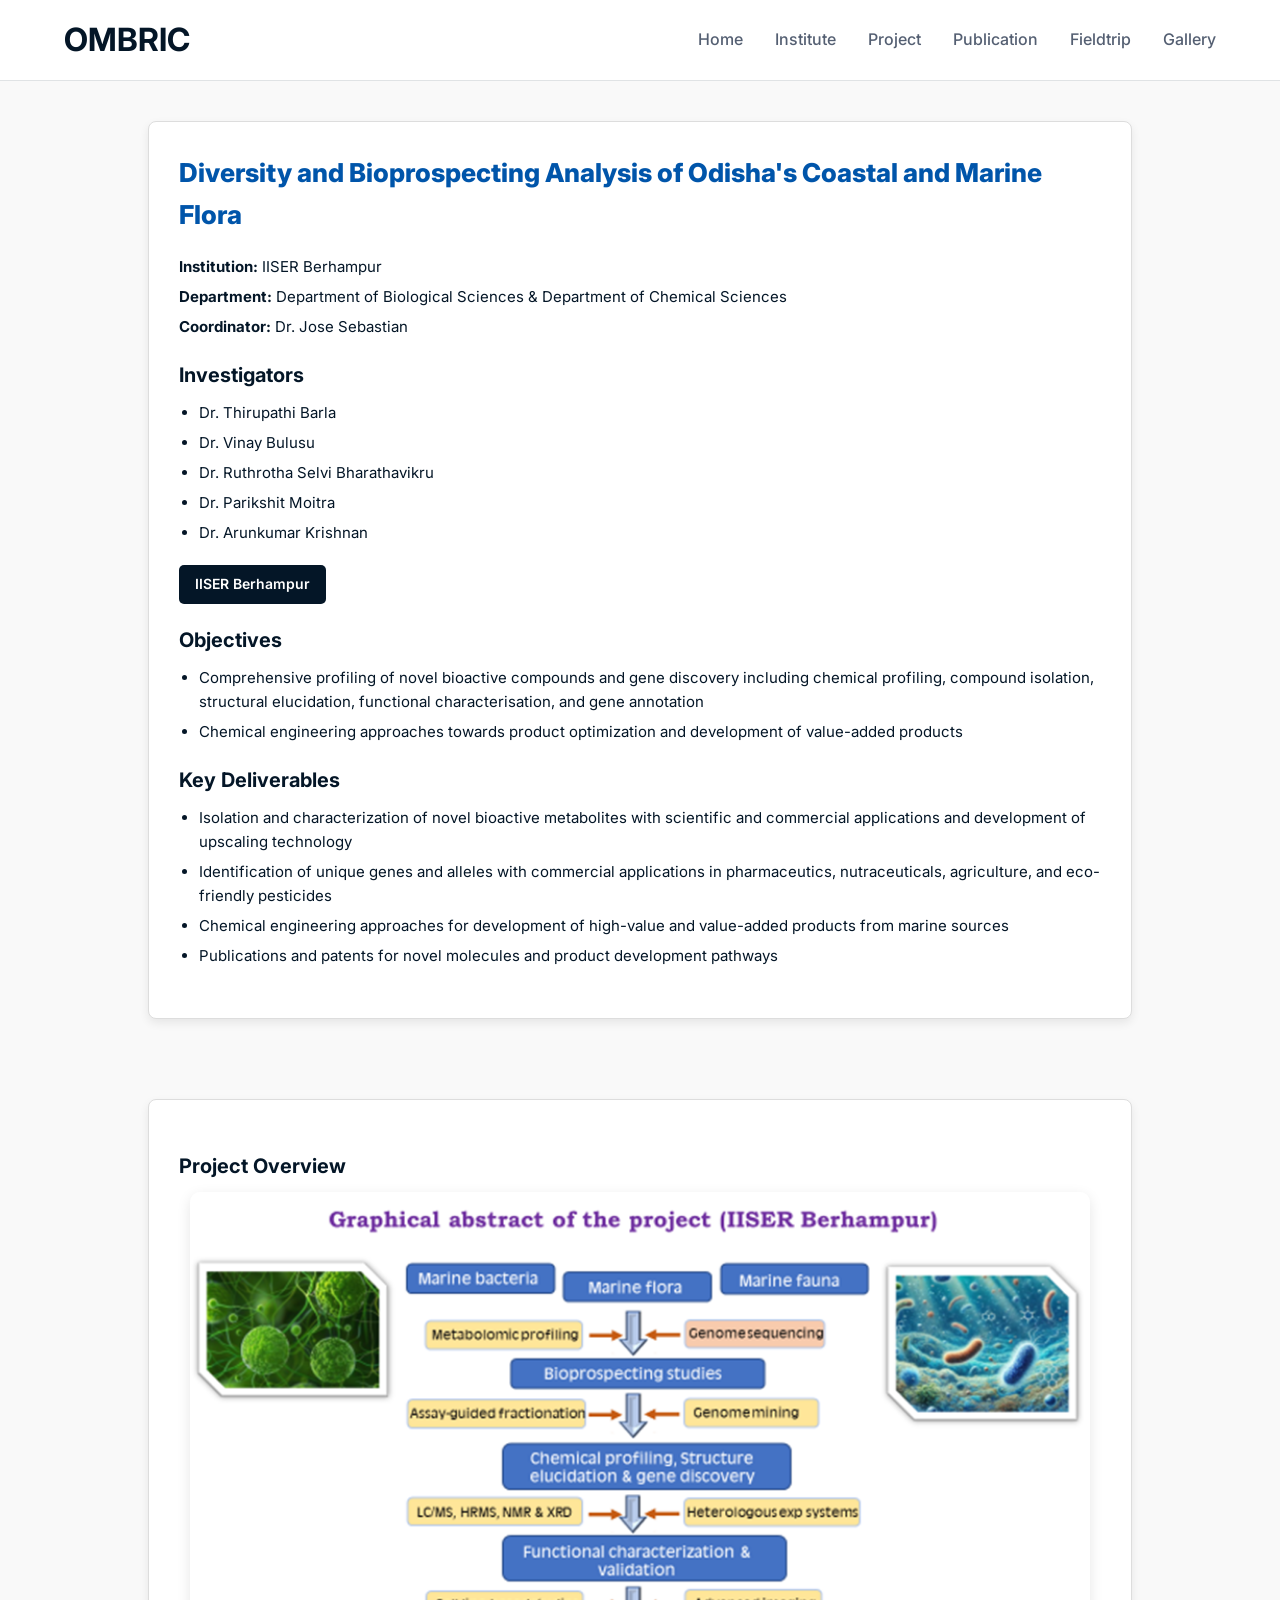
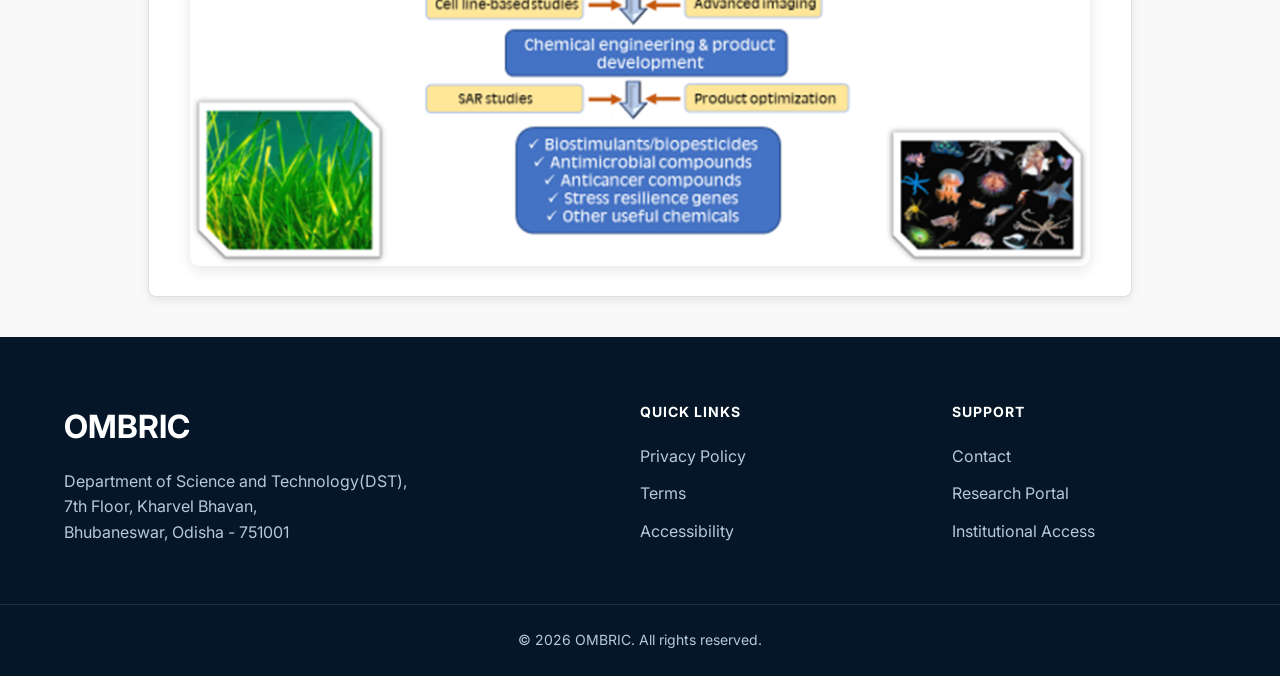
<file: institues/viewdetails/iiser.html>
﻿<!doctype html>
<html lang="en">
<head>
  <meta charset="UTF-8" />
  <meta name="viewport" content="width=device-width, initial-scale=1.0" />
  <link href="https://fonts.googleapis.com/css2?family=Inter:wght@400;600;800&display=swap" rel="stylesheet" />
  <link rel="stylesheet" href="/style.css" />
  <style>
    body {
      margin: 0;
      font-family: Inter, sans-serif;
      background-color: #f9f9f9;
      color: #041627;
    }

    .project-section {
      margin-left: 148px;
      margin-right: 148px;
      padding: 40px 0;
    }

    .project-card {
      background-color: #fff;
      border: 1px solid #ddd;
      border-radius: 8px;
      padding: 30px;
      box-shadow: 0 4px 10px rgba(0,0,0,0.08);
    }

    .project-card h2 {
      font-size: 26px;
      font-weight: 800;
      margin-bottom: 20px;
      color: #0055aa;
    }

    .project-card h3 {
      font-size: 20px;
      font-weight: 700;
      margin-top: 20px;
      margin-bottom: 10px;
    }

    .project-card p {
      font-size: 15px;
      line-height: 1.6;
      margin: 6px 0;
    }

    .project-card ul {
      margin: 10px 0 20px 20px;
      padding: 0;
      font-size: 15px;
      line-height: 1.6;
    }

    .project-card ul li {
      margin-bottom: 6px;
    }

    .project-links a {
      display: inline-block;
      margin-right: 12px;
      padding: 8px 16px;
      background-color: #041627;
      color: #fff;
      text-decoration: none;
      border-radius: 5px;
      font-weight: 600;
      font-size: 14px;
      transition: background-color 0.3s ease;
    }

    .project-links a:hover {
      background-color: #0055aa;
    }

    .detail-images img {
      display: block;
      width: 100%;
      max-width: 900px;
      height: auto;
      margin: 0 auto;
      border-radius: 10px;
      box-shadow: 0 4px 14px rgba(0,0,0,0.1);
    }
  </style>
</head>
<body>

    <header class="header">
    <div class="container navbar">
      <div class="logo">OMBRIC</div>
      <nav class="nav-links">
        <a href="/index.html">Home</a>
        <a href="/institues/institute.html">Institute</a>
        <a href="/project/project.html">Project</a>
        <a href="/publication/publication.html">Publication</a>
        <a href="/fieldtrip/fieldtrip.html">Fieldtrip</a>
        <a href="/gallery/gallery.html">Gallery</a>
      </nav>
    </div>
  </header>
  <section class="project-section">
    <div class="project-card">
      <h2>Diversity and Bioprospecting Analysis of Odisha's Coastal and Marine Flora</h2>
      
      <p><strong>Institution:</strong> IISER Berhampur</p>
    <p><strong>Department:</strong> Department of Biological Sciences & Department of Chemical Sciences</p>
    <p><strong>Coordinator:</strong> Dr. Jose Sebastian</p>

    <h3>Investigators</h3>
    <ul>
      <li>Dr. Thirupathi Barla</li>
      <li>Dr. Vinay Bulusu</li>
      <li>Dr. Ruthrotha Selvi Bharathavikru</li>
      <li>Dr. Parikshit Moitra</li>
      <li>Dr. Arunkumar Krishnan</li>
    </ul>

      <div class="project-links">
        <a href="https://www.iiserberhampur.ac.in/" target="_blank">IISER Berhampur</a>
      </div>

      <h3>Objectives</h3>
      <ul>
        <li>Comprehensive profiling of novel bioactive compounds and gene discovery including chemical profiling, compound isolation, structural elucidation, functional characterisation, and gene annotation</li>
        <li>Chemical engineering approaches towards product optimization and development of value-added products</li>
      </ul>

      <h3>Key Deliverables</h3>
      <ul>
        <li>Isolation and characterization of novel bioactive metabolites with scientific and commercial applications and development of upscaling technology</li>
        <li>Identification of unique genes and alleles with commercial applications in pharmaceutics, nutraceuticals, agriculture, and eco-friendly pesticides</li>
        <li>Chemical engineering approaches for development of high-value and value-added products from marine sources</li>
        <li>Publications and patents for novel molecules and product development pathways</li>
      </ul>
    </div>
  </section>
  <section class="project-section detail-images">
    <div class="project-card">
      <h3>Project Overview</h3>
      <img src="/images/flowchart/iiserflowchart.png" alt="IISER Berhampur flowchart" />
    </div>
  </section>

  <footer class="footer">
    <div class="container footer-grid">
      <div>
        <h3 class="footer-logo">OMBRIC</h3>
        <p class="footer-text">Department of Science and Technology(DST),<br> 
          7th Floor, Kharvel Bhavan,<br> 
          Bhubaneswar, Odisha - 751001</p>
      </div>
      <div>
        <h4>Quick Links</h4>
        <ul class="footer-links">
          <li><a href="#">Privacy Policy</a></li>
          <li><a href="#">Terms</a></li>
          <li><a href="#">Accessibility</a></li>
        </ul>
      </div>
      <div>
        <h4>Support</h4>
        <ul class="footer-links">
          <li><a href="#">Contact</a></li>
          <li><a href="#">Research Portal</a></li>
          <li><a href="#">Institutional Access</a></li>
        </ul>
      </div>
    </div>
    <div class="footer-bottom">© 2026 OMBRIC. All rights reserved.</div>
  </footer>
</body>
</html>
</file>
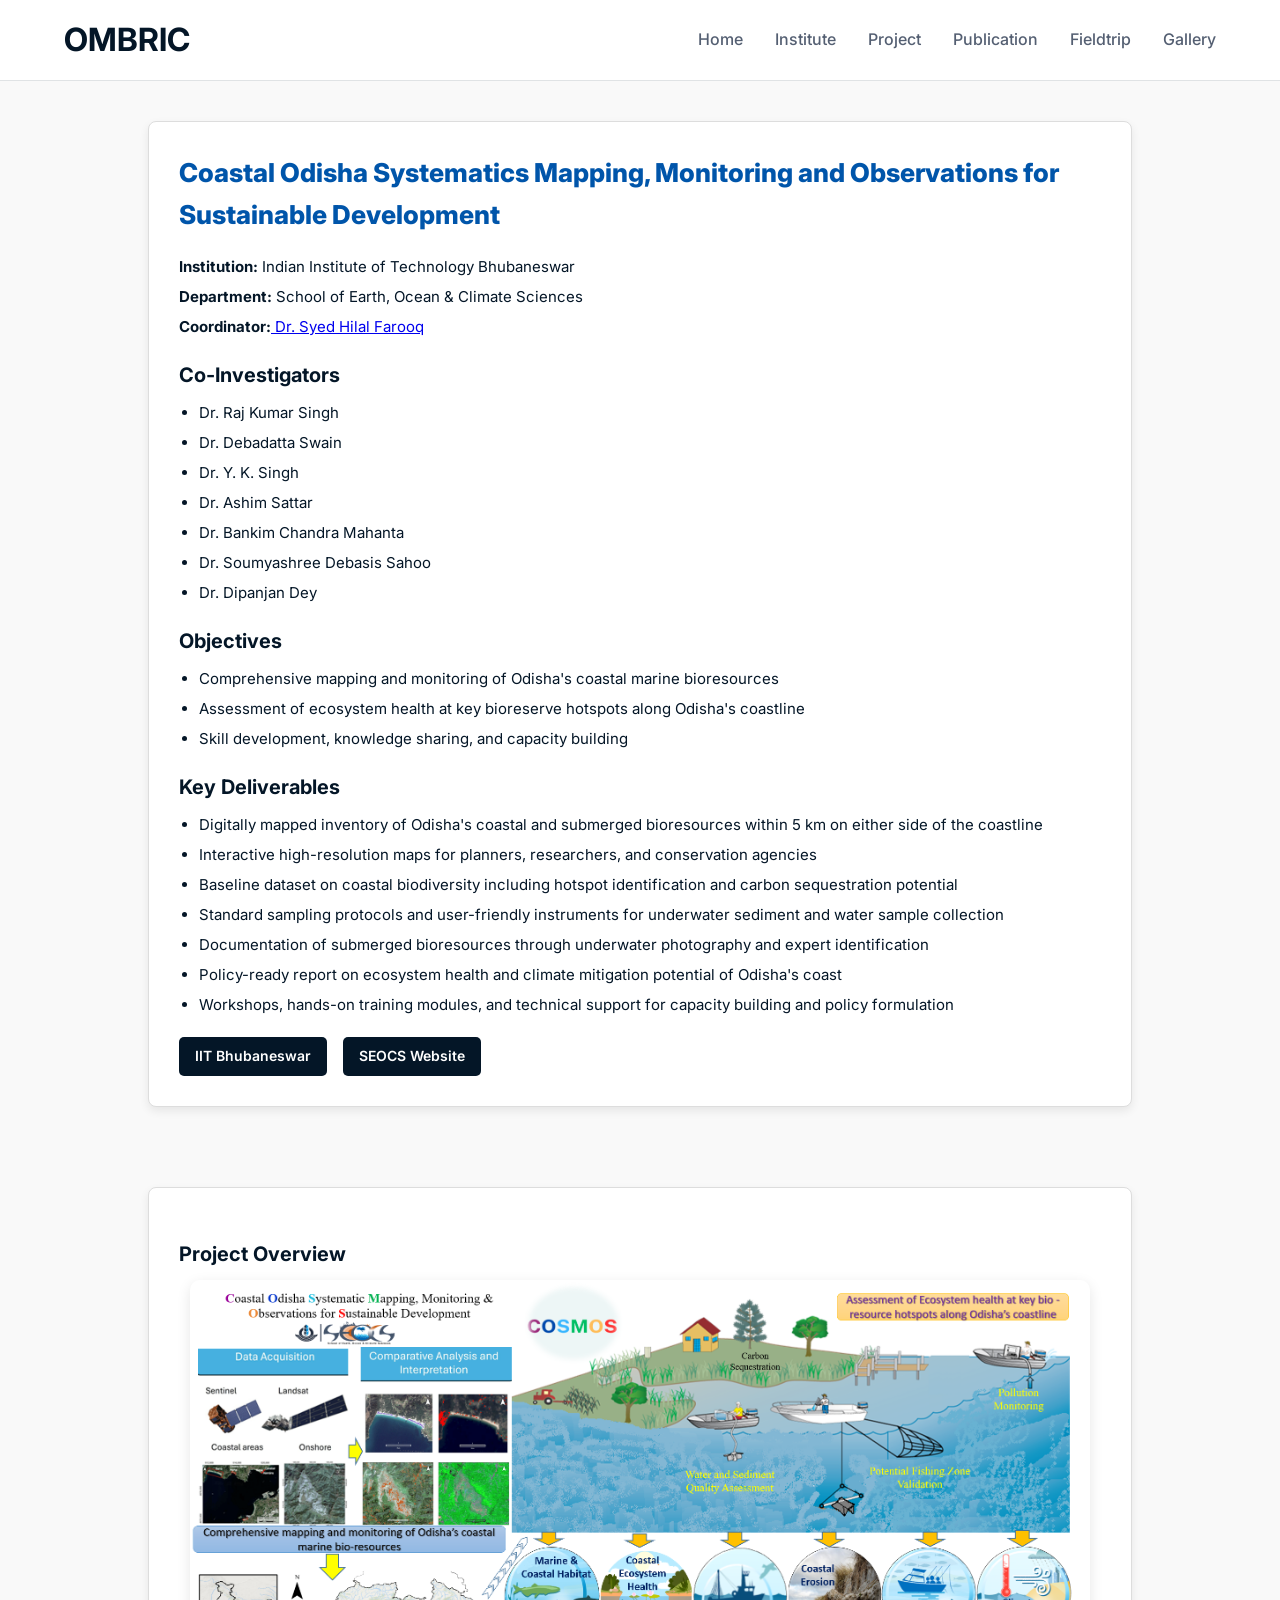
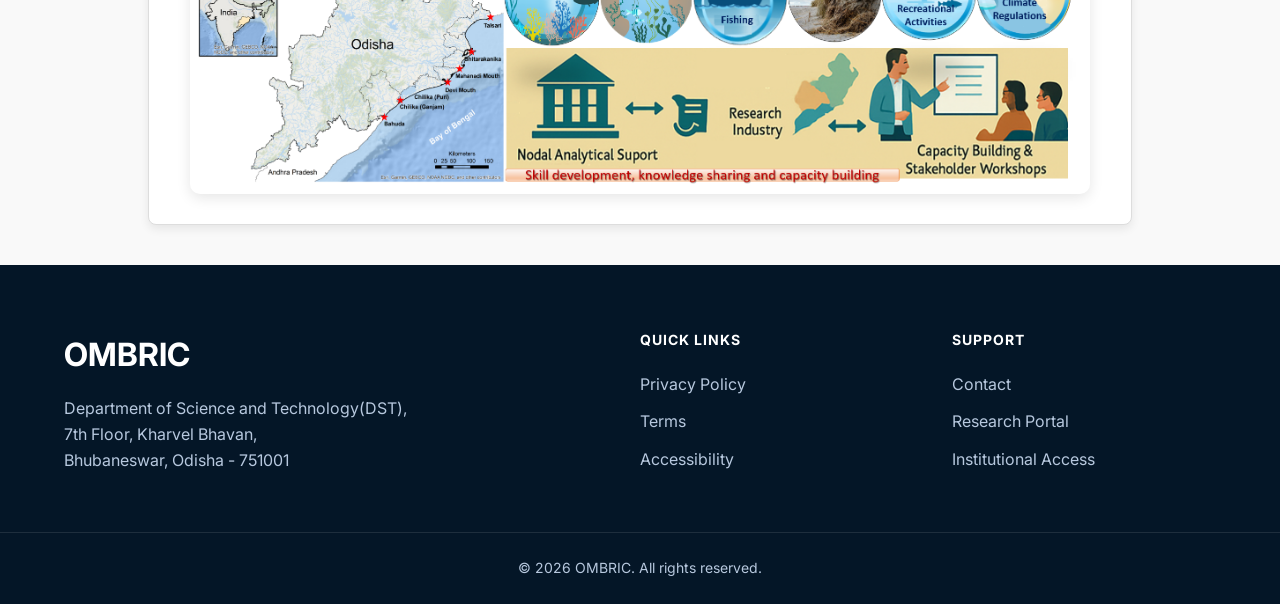
<file: institues/viewdetails/iit.html>
﻿<!doctype html>
<html lang="en">
<head>
  <meta charset="UTF-8" />
  <meta name="viewport" content="width=device-width, initial-scale=1.0" />
  <link href="https://fonts.googleapis.com/css2?family=Inter:wght@400;600;800&display=swap" rel="stylesheet" />
  <link rel="stylesheet" href="/style.css" />
  <style>
    body {
      margin: 0;
      font-family: Inter, sans-serif;
      background-color: #f9f9f9;
      color: #041627;
    }

    .project-section {
      margin-left: 148px;
      margin-right: 148px;
      padding: 40px 0;
    }

    .project-card {
      background-color: #fff;
      border: 1px solid #ddd;
      border-radius: 8px;
      padding: 30px;
      box-shadow: 0 4px 10px rgba(0,0,0,0.08);
    }

    .project-card h2 {
      font-size: 26px;
      font-weight: 800;
      margin-bottom: 20px;
      color: #0055aa;
    }

    .project-card h3 {
      font-size: 20px;
      font-weight: 700;
      margin-top: 20px;
      margin-bottom: 10px;
    }

    .project-card p {
      font-size: 15px;
      line-height: 1.6;
      margin: 6px 0;
    }

    .project-card ul {
      margin: 10px 0 20px 20px;
      padding: 0;
      font-size: 15px;
      line-height: 1.6;
    }

    .project-card ul li {
      margin-bottom: 6px;
    }

    .project-links a {
      display: inline-block;
      margin-right: 12px;
      padding: 8px 16px;
      background-color: #041627;
      color: #fff;
      text-decoration: none;
      border-radius: 5px;
      font-weight: 600;
      font-size: 14px;
      transition: background-color 0.3s ease;
    }

    .project-links a:hover {
      background-color: #0055aa;
    }

    .detail-images img {
      display: block;
      width: 100%;
      max-width: 900px;
      height: auto;
      margin: 0 auto;
      border-radius: 10px;
      box-shadow: 0 4px 14px rgba(0,0,0,0.1);
    }
  </style>
</head>
<body>

    <header class="header">
    <div class="container navbar">
      <div class="logo">OMBRIC</div>
      <nav class="nav-links">
        <a href="/index.html">Home</a>
        <a href="/institues/institute.html">Institute</a>
        <a href="/project/project.html">Project</a>
        <a href="/publication/publication.html">Publication</a>
        <a href="/fieldtrip/fieldtrip.html">Fieldtrip</a>
        <a href="/gallery/gallery.html">Gallery</a>
      </nav>
    </div>
  </header>
  <section class="project-section">
    <div class="project-card">
      <h2>Coastal Odisha Systematics Mapping, Monitoring and Observations for Sustainable Development</h2>
      
      <p><strong>Institution:</strong> Indian Institute of Technology Bhubaneswar</p>
      <p><strong>Department:</strong> School of Earth, Ocean & Climate Sciences</p>
      <p><strong>Coordinator:</strong><a href="https://seocs.iitbbs.ac.in/index.php/hilalfarooq/" target="_blank">
    Dr. Syed Hilal Farooq
  </a></p>
      
      <h3>Co-Investigators</h3>
      <ul>
        <li>Dr. Raj Kumar Singh</li>
        <li>Dr. Debadatta Swain</li>
        <li>Dr. Y. K. Singh</li>
        <li>Dr. Ashim Sattar</li>
        <li>Dr. Bankim Chandra Mahanta</li>
        <li>Dr. Soumyashree Debasis Sahoo</li>
        <li>Dr. Dipanjan Dey</li>
      </ul>

      <h3>Objectives</h3>
      <ul>
        <li>Comprehensive mapping and monitoring of Odisha's coastal marine bioresources</li>
        <li>Assessment of ecosystem health at key bioreserve hotspots along Odisha's coastline</li>
        <li>Skill development, knowledge sharing, and capacity building</li>
      </ul>

      <h3>Key Deliverables</h3>
      <ul>
        <li>Digitally mapped inventory of Odisha's coastal and submerged bioresources within 5 km on either side of the coastline</li>
        <li>Interactive high-resolution maps for planners, researchers, and conservation agencies</li>
        <li>Baseline dataset on coastal biodiversity including hotspot identification and carbon sequestration potential</li>
        <li>Standard sampling protocols and user-friendly instruments for underwater sediment and water sample collection</li>
        <li>Documentation of submerged bioresources through underwater photography and expert identification</li>
        <li>Policy-ready report on ecosystem health and climate mitigation potential of Odisha's coast</li>
        <li>Workshops, hands-on training modules, and technical support for capacity building and policy formulation</li>
      </ul>

      <div class="project-links">
        <a href="https://www.iitbbs.ac.in" target="_blank">IIT Bhubaneswar</a>
        <a href="https://seocs.iitbbs.ac.in/index.php" target="_blank">SEOCS Website</a>
      </div>
    </div>
  </section>
  <section class="project-section detail-images">
    <div class="project-card">
      <h3>Project Overview</h3>
      <img src="/images/flowchart/OMBRIC_COSMOS.png" alt="IIT Bhubaneswar flowchart" />
    </div>
  </section>
  <footer class="footer">
    <div class="container footer-grid">
      <div>
        <h3 class="footer-logo">OMBRIC</h3>
        <p class="footer-text">Department of Science and Technology(DST),<br> 
          7th Floor, Kharvel Bhavan,<br> 
          Bhubaneswar, Odisha - 751001</p>
      </div>
      <div>
        <h4>Quick Links</h4>
        <ul class="footer-links">
          <li><a href="#">Privacy Policy</a></li>
          <li><a href="#">Terms</a></li>
          <li><a href="#">Accessibility</a></li>
        </ul>
      </div>
      <div>
        <h4>Support</h4>
        <ul class="footer-links">
          <li><a href="#">Contact</a></li>
          <li><a href="#">Research Portal</a></li>
          <li><a href="#">Institutional Access</a></li>
        </ul>
      </div>
    </div>
    <div class="footer-bottom">© 2026 OMBRIC. All rights reserved.</div>
  </footer>
</body>
</html>
</file>
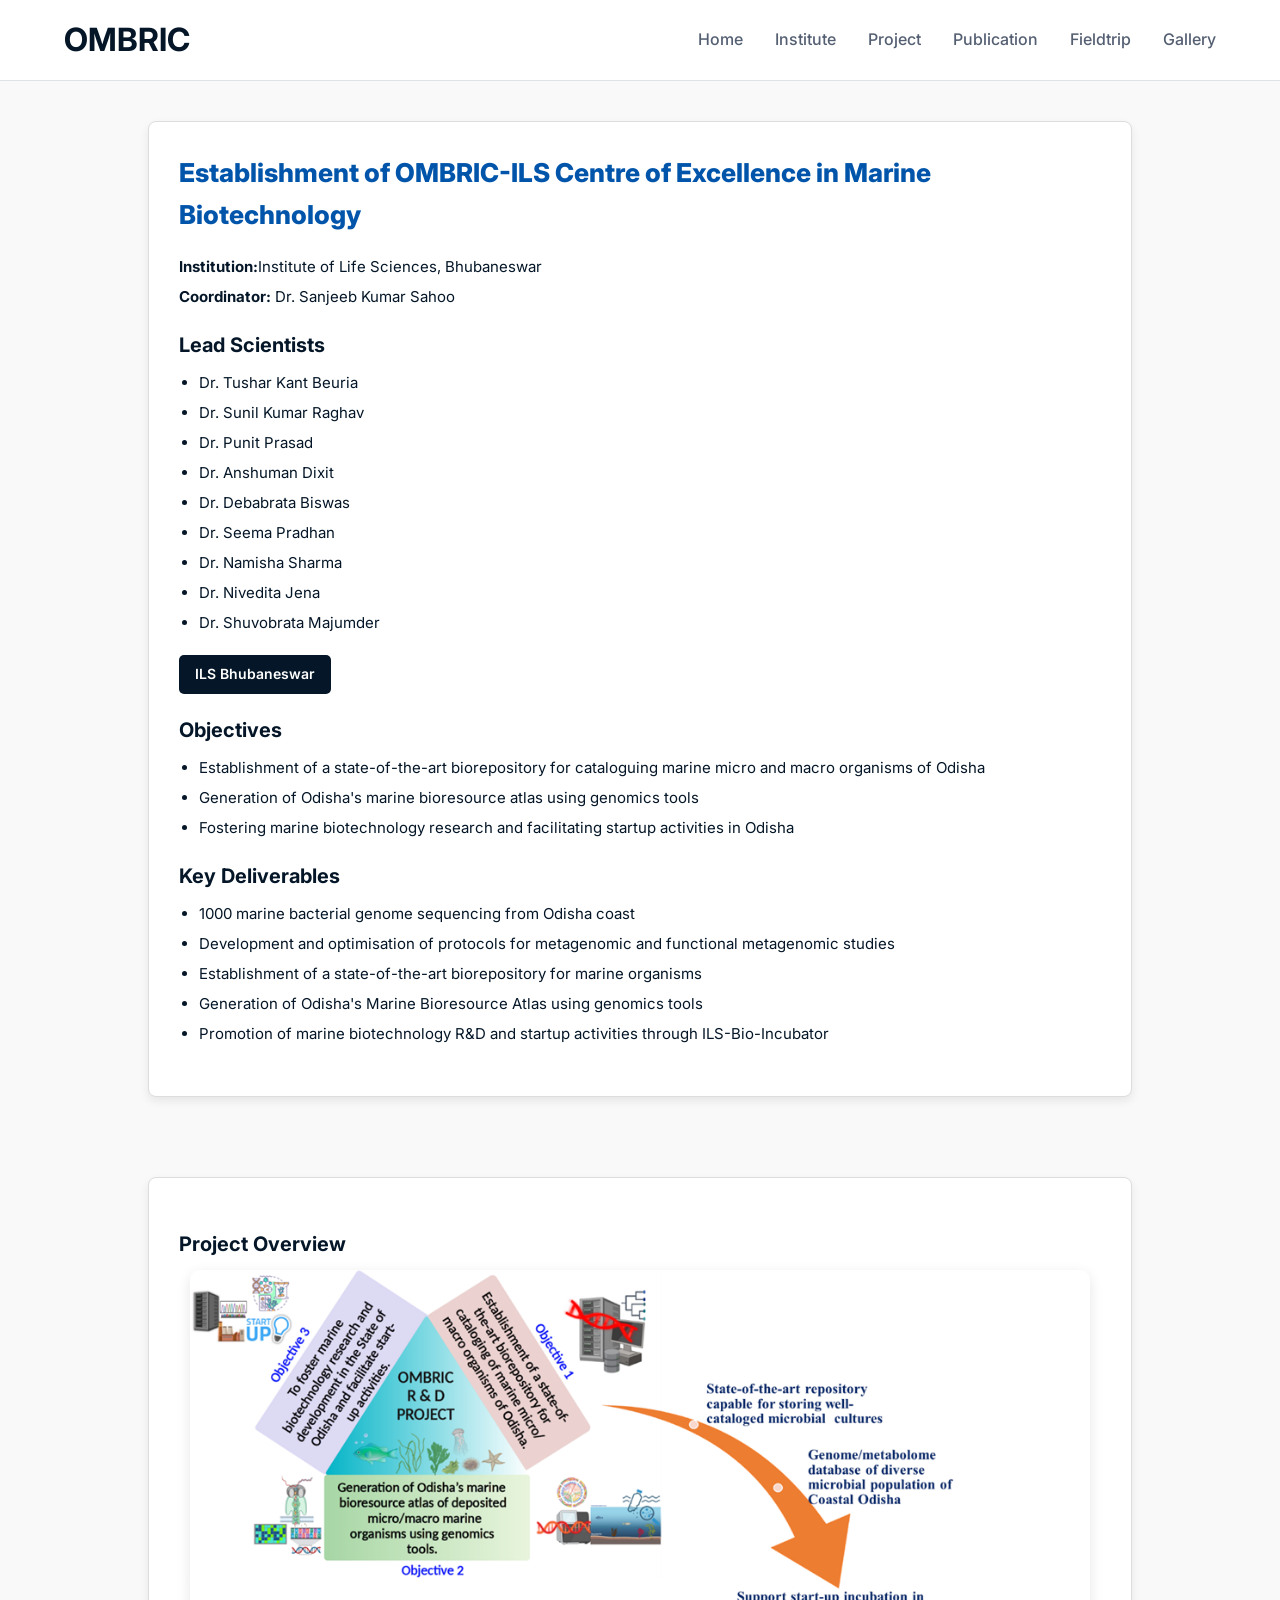
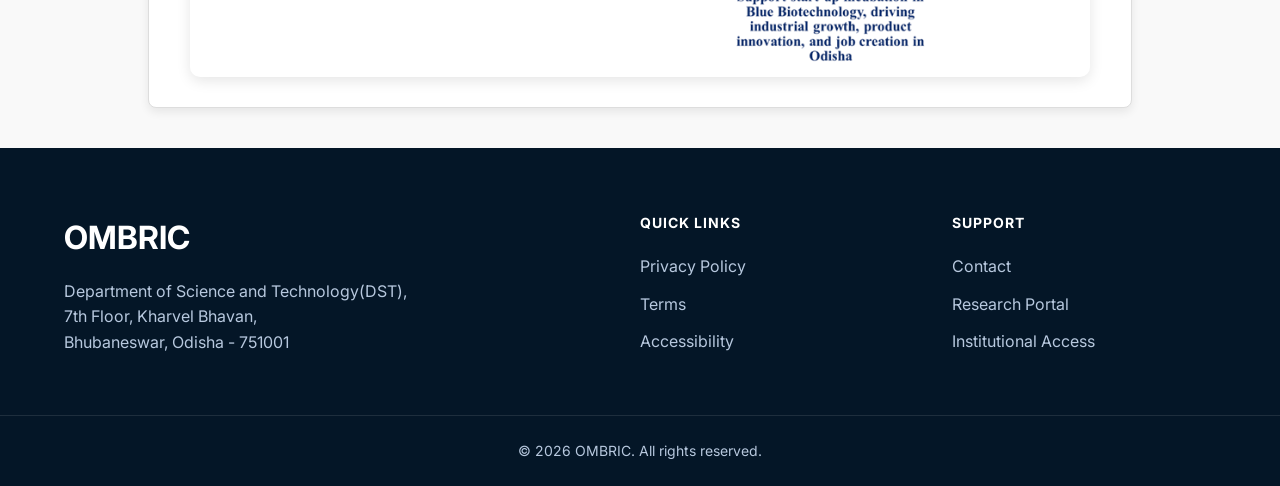
<file: institues/viewdetails/ils.html>
﻿<!doctype html>
<html lang="en">
<head>
  <meta charset="UTF-8" />
  <meta name="viewport" content="width=device-width, initial-scale=1.0" />
  <link href="https://fonts.googleapis.com/css2?family=Inter:wght@400;600;800&display=swap" rel="stylesheet" />
  <link rel="stylesheet" href="/style.css" />
  <style>
    body {
      margin: 0;
      font-family: Inter, sans-serif;
      background-color: #f9f9f9;
      color: #041627;
    }

    .project-section {
      margin-left: 148px;
      margin-right: 148px;
      padding: 40px 0;
    }

    .project-card {
      background-color: #fff;
      border: 1px solid #ddd;
      border-radius: 8px;
      padding: 30px;
      box-shadow: 0 4px 10px rgba(0,0,0,0.08);
    }

    .project-card h2 {
      font-size: 26px;
      font-weight: 800;
      margin-bottom: 20px;
      color: #0055aa;
    }

    .project-card h3 {
      font-size: 20px;
      font-weight: 700;
      margin-top: 20px;
      margin-bottom: 10px;
    }

    .project-card p {
      font-size: 15px;
      line-height: 1.6;
      margin: 6px 0;
    }

    .project-card ul {
      margin: 10px 0 20px 20px;
      padding: 0;
      font-size: 15px;
      line-height: 1.6;
    }

    .project-card ul li {
      margin-bottom: 6px;
    }

    .project-links a {
      display: inline-block;
      margin-right: 12px;
      padding: 8px 16px;
      background-color: #041627;
      color: #fff;
      text-decoration: none;
      border-radius: 5px;
      font-weight: 600;
      font-size: 14px;
      transition: background-color 0.3s ease;
    }

    .project-links a:hover {
      background-color: #0055aa;
    }

    .detail-images img {
      display: block;
      width: 100%;
      max-width: 900px;
      height: auto;
      margin: 0 auto;
      border-radius: 10px;
      box-shadow: 0 4px 14px rgba(0,0,0,0.1);
    }
  </style>
</head>
<body>

    <header class="header">
    <div class="container navbar">
      <div class="logo">OMBRIC</div>
      <nav class="nav-links">
        <a href="/index.html">Home</a>
        <a href="/institues/institute.html">Institute</a>
        <a href="/project/project.html">Project</a>
        <a href="/publication/publication.html">Publication</a>
        <a href="/fieldtrip/fieldtrip.html">Fieldtrip</a>
        <a href="/gallery/gallery.html">Gallery</a>
      </nav>
    </div>
  </header>
  <section class="project-section">
    <div class="project-card">
      <h2>Establishment of OMBRIC-ILS Centre of Excellence in Marine Biotechnology</h2>
      
      <p><strong>Institution:</strong>Institute of Life Sciences, Bhubaneswar</p>
    <p><strong>Coordinator:</strong> Dr. Sanjeeb Kumar Sahoo</p>

    <h3>Lead Scientists</h3>
    <ul>
      <li>Dr. Tushar Kant Beuria</li>
      <li>Dr. Sunil Kumar Raghav</li>
      <li>Dr. Punit Prasad</li>
      <li>Dr. Anshuman Dixit</li>
      <li>Dr. Debabrata Biswas</li>
      <li>Dr. Seema Pradhan</li>
      <li>Dr. Namisha Sharma</li>
      <li>Dr. Nivedita Jena</li>
      <li>Dr. Shuvobrata Majumder</li>
    </ul>

      <div class="project-links">
        <a href="https://www.ils.res.in/" target="_blank">ILS Bhubaneswar</a>
      </div>

      <h3>Objectives</h3>
      <ul>
        <li>Establishment of a state-of-the-art biorepository for cataloguing marine micro and macro organisms of Odisha</li>
        <li>Generation of Odisha's marine bioresource atlas using genomics tools</li>
        <li>Fostering marine biotechnology research and facilitating startup activities in Odisha</li>
      </ul>

      <h3>Key Deliverables</h3>
      <ul>
        <li>1000 marine bacterial genome sequencing from Odisha coast</li>
        <li>Development and optimisation of protocols for metagenomic and functional metagenomic studies</li>
        <li>Establishment of a state-of-the-art biorepository for marine organisms</li>
        <li>Generation of Odisha's Marine Bioresource Atlas using genomics tools</li>
        <li>Promotion of marine biotechnology R&D and startup activities through ILS-Bio-Incubator</li>
      </ul>
    </div>
  </section>
  <section class="project-section detail-images">
    <div class="project-card">
      <h3>Project Overview</h3>
      <img src="/images/flowchart/ilsflowchart.png" alt="ILS Bhubaneswar flowchart" />
    </div>
  </section>

  <footer class="footer">
    <div class="container footer-grid">
      <div>
        <h3 class="footer-logo">OMBRIC</h3>
        <p class="footer-text">Department of Science and Technology(DST),<br> 
          7th Floor, Kharvel Bhavan,<br> 
          Bhubaneswar, Odisha - 751001</p>
      </div>
      <div>
        <h4>Quick Links</h4>
        <ul class="footer-links">
          <li><a href="#">Privacy Policy</a></li>
          <li><a href="#">Terms</a></li>
          <li><a href="#">Accessibility</a></li>
        </ul>
      </div>
      <div>
        <h4>Support</h4>
        <ul class="footer-links">
          <li><a href="#">Contact</a></li>
          <li><a href="#">Research Portal</a></li>
          <li><a href="#">Institutional Access</a></li>
        </ul>
      </div>
    </div>
    <div class="footer-bottom">© 2026 OMBRIC. All rights reserved.</div>
  </footer>
</body>
</html>
</file>
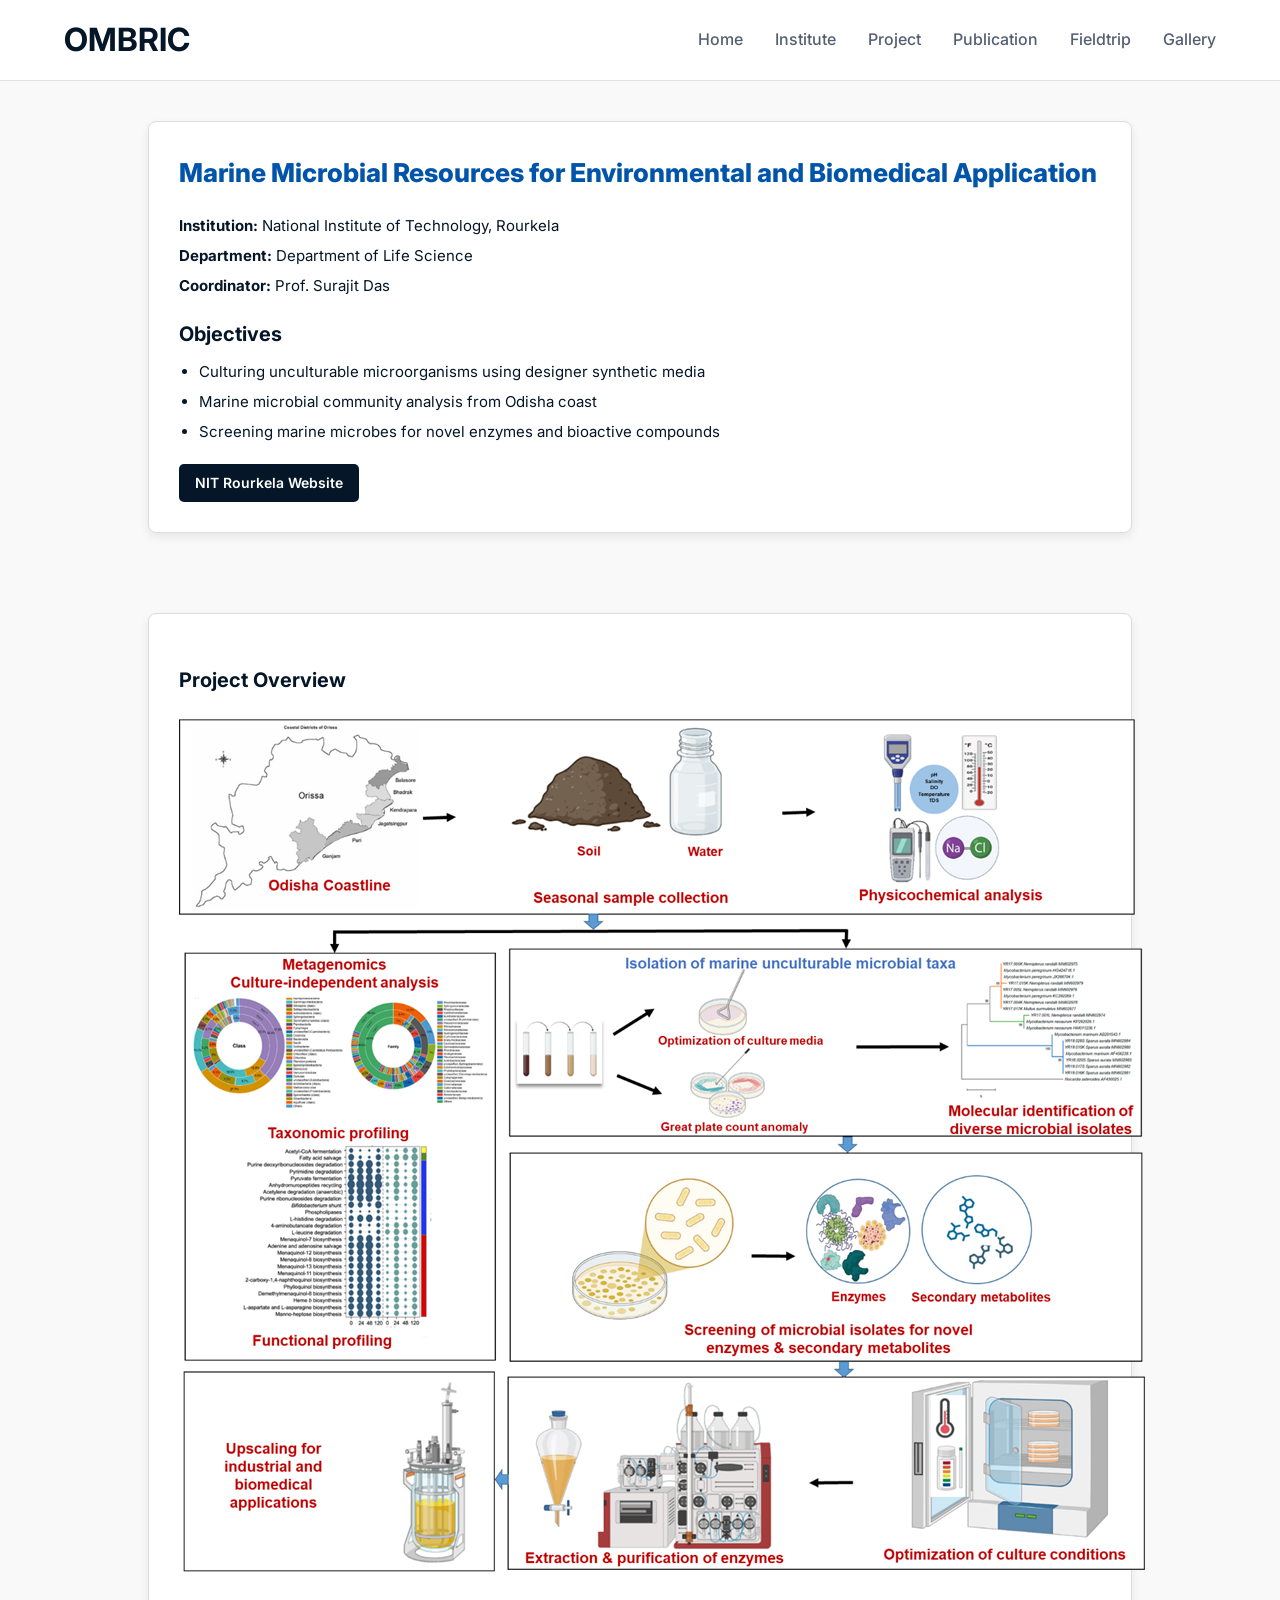
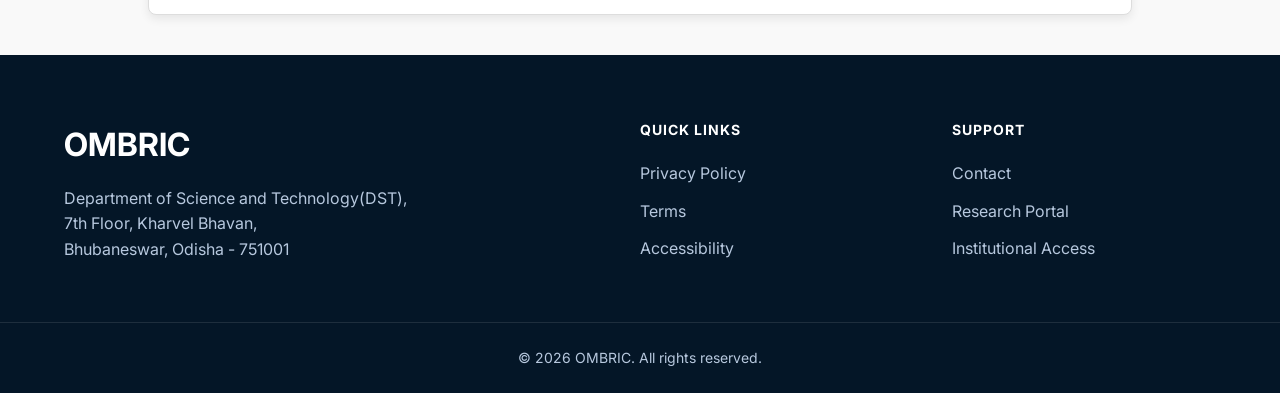
<file: institues/viewdetails/nit.html>
﻿<!doctype html>
<html lang="en">
<head>
  <meta charset="UTF-8" />
  <meta name="viewport" content="width=device-width, initial-scale=1.0" />
  <link href="https://fonts.googleapis.com/css2?family=Inter:wght@400;600;800&display=swap" rel="stylesheet" />
  <link rel="stylesheet" href="/style.css" />
  <style>
    body {
      margin: 0;
      font-family: Inter, sans-serif;
      background-color: #f9f9f9;
      color: #041627;
    }

    .project-section {
      margin-left: 148px;
      margin-right: 148px;
      padding: 40px 0;
    }

    .project-card {
      background-color: #fff;
      border: 1px solid #ddd;
      border-radius: 8px;
      padding: 30px;
      box-shadow: 0 4px 10px rgba(0,0,0,0.08);
    }

    .project-card h2 {
      font-size: 26px;
      font-weight: 800;
      margin-bottom: 20px;
      color: #0055aa;
    }

    .project-card h3 {
      font-size: 20px;
      font-weight: 700;
      margin-top: 20px;
      margin-bottom: 10px;
    }

    .project-card p {
      font-size: 15px;
      line-height: 1.6;
      margin: 6px 0;
    }

    .project-card ul {
      margin: 10px 0 20px 20px;
      padding: 0;
      font-size: 15px;
      line-height: 1.6;
    }

    .project-card ul li {
      margin-bottom: 6px;
    }

    .project-links a {
      display: inline-block;
      margin-right: 12px;
      padding: 8px 16px;
      background-color: #041627;
      color: #fff;
      text-decoration: none;
      border-radius: 5px;
      font-weight: 600;
      font-size: 14px;
      transition: background-color 0.3s ease;
    }

    .project-links a:hover {
      background-color: #0055aa;

    
      
    }
  </style>
</head>
<body>

    <header class="header">
    <div class="container navbar">
      <div class="logo">OMBRIC</div>
      <nav class="nav-links">
        <a href="/index.html">Home</a>
        <a href="/institues/institute.html">Institute</a>
        <a href="/project/project.html">Project</a>
        <a href="/publication/publication.html">Publication</a>
        <a href="/fieldtrip/fieldtrip.html">Fieldtrip</a>
        <a href="/gallery/gallery.html">Gallery</a>
      </nav>
    </div>
  </header>
  <section class="project-section">
    <div class="project-card">
      <h2>Marine Microbial Resources for Environmental and Biomedical Application</h2>
      
      <p><strong>Institution:</strong> National Institute of Technology, Rourkela</p>
      <p><strong>Department:</strong> Department of Life Science</p>
      <p><strong>Coordinator:</strong> Prof. Surajit Das</p>
      
      <h3>Objectives</h3>
      <ul>
        <li>Culturing unculturable microorganisms using designer synthetic media</li>
        <li>Marine microbial community analysis from Odisha coast</li>
        <li>Screening marine microbes for novel enzymes and bioactive compounds</li>
      </ul>

      <div class="project-links">
        <a href="https://www.nitrkl.ac.in" target="_blank">NIT Rourkela Website</a>
      </div>
    </div>
  </section>
  <section class="project-section detail-images">
    <div class="project-card">
      <h3>Project Overview</h3>
      <img src="/images/flowchart/nitflowchart.png" alt="NIT Rourkela flowchart" />
    </div>
  </section>
  <footer class="footer">
    <div class="container footer-grid">
      <div>
        <h3 class="footer-logo">OMBRIC</h3>
        <p class="footer-text">Department of Science and Technology(DST),<br> 
          7th Floor, Kharvel Bhavan,<br> 
          Bhubaneswar, Odisha - 751001</p>
      </div>
      <div>
        <h4>Quick Links</h4>
        <ul class="footer-links">
          <li><a href="#">Privacy Policy</a></li>
          <li><a href="#">Terms</a></li>
          <li><a href="#">Accessibility</a></li>
        </ul>
      </div>
      <div>
        <h4>Support</h4>
        <ul class="footer-links">
          <li><a href="#">Contact</a></li>
          <li><a href="#">Research Portal</a></li>
          <li><a href="#">Institutional Access</a></li>
        </ul>
      </div>
    </div>
    <div class="footer-bottom">© 2026 OMBRIC. All rights reserved.</div>
  </footer>
</body>
</html>
</file>
<file: style.css>
/* RESET */

*{
  margin:0;
  padding:0;
  box-sizing:border-box;
}

body{
  font-family:'Inter';
  background:#f7fafc;
  color:#181c1e;
  line-height:1.6;
}


/* CONTAINER */

.container{
  width:100%;
  max-width:1200px;
  margin:auto;
  padding:0 24px;
}


/* SECTION */

.section{
  padding:40px 0;
}


/* HEADER */

.header{
  position:sticky;
  top:0;
  background:#ffffff;
  border-bottom:1px solid #e0e3e5;
  z-index:1000;
}

.navbar{
  height:80px;
  display:flex;
  align-items:center;
  justify-content:space-between;
}

.logo{
  font-family:'Inter';
  font-size:32px;
  font-weight:700;
  color:#041627;
}

.nav-links{
  display:flex;
  gap:32px;
}

.nav-links a{
  text-decoration:none;
  color:#545f72;
  font-size:16px;
  font-weight:500;
  transition:0.3s;
}

.nav-links a:hover{
  color:#041627;
}

.nav-links .active{
  color:#041627;
  font-weight:700;
}


/* HERO */

.hero-grid{
  display:grid;
  grid-template-columns:1fr 1fr;
  gap:48px;
  align-items:center;
}

.hero-content h1{
  font-family:'Inter';
  font-size:56px;
  line-height:1.1;
  margin:20px 0;
  color:#041627;
}

.hero-content p{
  font-size:18px;
  color:#44474c;
  max-width:600px;
}

.badge{
  display:inline-block;
  padding:8px 16px;
  border-radius:999px;
  background:#d2e4fb;
  color:#041627;
  font-size:12px;
  font-weight:700;
  letter-spacing:1px;
  text-transform:uppercase;
}

.hero-buttons{
  margin-top:32px;
  display:flex;
  gap:16px;
}

.btn-primary,
.btn-outline{
  padding:14px 28px;
  border-radius:8px;
  font-size:16px;
  font-weight:700;
  cursor:pointer;
  transition:0.3s;
}

.btn-primary{
  border:none;
  background:#041627;
  color:white;
}

.btn-primary:hover{
  opacity:0.9;
}

.btn-outline{
  border:1px solid #041627;
  background:transparent;
  color:#041627;
}

.btn-outline:hover{
  background:#d2e4fb;
}

.hero-image{
  border-radius:16px;
  overflow:hidden;
  border:1px solid #e0e3e5;
  height:450px;
}

.hero-image img{
  width:100%;
  height:100%;
  object-fit:cover;
}


/* SECTION HEADING */

.section-heading{
  margin-bottom:48px;
}

.section-heading h2{
  font-family:'Source Serif 4',serif;
  font-size:40px;
  color:#041627;
}

.section-heading p{
  margin-top:8px;
  color:#545f72;
}


/* Mission-Vision-Governance Section */
.mission-vision-governance {
  display: flex;
  justify-content: space-between;
  align-items: stretch;
  gap: 40px;
  margin: 60px auto;
  max-width: 1100px;
  font-family: 'Inter', sans-serif;
}

.mission-vision-governance h2 {
  font-size: 22px;
  font-weight: 700;
  margin-bottom: 20px;
  color: #041627;
}

.mission-vision-governance h3 {
  font-size: 18px;
  font-weight: 600;
  margin-bottom: 8px;
  color: #041627;
}

.mission-vision-governance p {
  font-size: 16px;
  line-height: 1.6;
  color: #333;
}

.mv-left {
  flex: 2;
  background: #f9fbff;
  border: 1px solid #e0e3e5;
  border-radius: 18px;
  padding: 28px;
  display: flex;
  flex-direction: column;
}

.mv-right {
  flex: 1;
  background: #041627;
  border: 1px solid #e0e3e5;
  border-radius: 18px;
  padding: 28px;
}

.mv-right h2,
.mv-right h3,
.mv-right p,
.mv-right strong {
  color: #ffffff;
}

.mv-right .regional div{ 
  color: #ffffff;
}

.mv-block {
  margin-bottom: 20px;
}

/* New layout specifics */
.mv-top{
  display:flex;
  gap:24px;
}
.mv-item{
  flex:1;
}
.mv-item h2{
  font-size:20px;
  margin-bottom:8px;
  color:#041627;
}
.mv-item p{
  color:#334155;
  font-size:15px;
  line-height:1.6;
}

.mv-right .regional{
  margin-top:18px;
  background: rgba(255,255,255,0.06);
  padding:12px 14px;
  border-radius:8px;
  display:inline-block;
}
.mv-right .regional strong{
  display:block;
  margin-bottom:6px;
  font-size:14px;
}

/* Align sizing with main container */
.mission-vision-governance{
  max-width:1200px;
  padding: 0 24px;
}

/* Responsive: stack on small screens */
@media (max-width: 880px){
  .mission-vision-governance{flex-direction:column; gap:20px}
  .mv-top{flex-direction:column}
  .card-grid{grid-template-columns:1fr}
}


/* CARDS */

.card-grid{
  display:grid;
  grid-template-columns:repeat(2, minmax(0, 1fr));
  gap:24px;
}

.card{
  background:white;
  border:1px solid #e0e3e5;
  border-radius:16px;
  padding:32px;
  transition:0.3s;
}

.card:hover{
  transform:translateY(-5px);
  box-shadow:0 10px 25px rgba(0,0,0,0.08);
}

.card-line{
  width:60px;
  height:4px;
  background:#4894e2;
  margin-bottom:24px;
}

.card h3{
  font-size:24px;
  font-weight:700;
  margin-bottom:24px;
  color:#041627;
}

.card-info{
  margin-bottom:16px;
}

.card-info span{
  display:block;
  font-size:12px;
  text-transform:uppercase;
  color:#545f72;
  margin-bottom:4px;
  font-weight:700;
}

.card-info strong{
  font-size:16px;
}

.card ul{
  margin-top:24px;
  padding-top:24px;
  border-top:1px solid #e0e3e5;
}

.card ul li{
  margin-bottom:12px;
  color:#44474c;
}


/* FOOTER */

.footer{
  background:#041627;
  color:white;
  padding-top:64px;
}

.footer-grid{
  display:grid;
  grid-template-columns:2fr 1fr 1fr;
  gap:48px;
  padding-bottom:48px;
}

.footer-logo{
  font-family:'Inter';
  font-size:32px;
  margin-bottom:16px;
}

.footer-text{
  color:#b7c8de;
  max-width:400px;
}

.footer h4{
  margin-bottom:20px;
  font-size:14px;
  text-transform:uppercase;
  letter-spacing:1px;
}

.footer-links{
  list-style:none;
}

.footer-links li{
  margin-bottom:12px;
}

.footer-links a{
  text-decoration:none;
  color:#b7c8de;
  transition:0.3s;
}

.footer-links a:hover{
  color:white;
}

.footer-bottom{
  border-top:1px solid rgba(255,255,255,0.1);
  padding:24px;
  text-align:center;
  color:#b7c8de;
  font-size:14px;
}


/* RESPONSIVE */

@media(max-width:992px){

  .hero-grid{
    grid-template-columns:1fr;
  }

  .card-grid{
    grid-template-columns:1fr 1fr;
  }

  .footer-grid{
    grid-template-columns:1fr;
  }

}

@media(max-width:768px){

  .navbar{
    flex-direction:column;
    height:auto;
    padding:20px 0;
    gap:20px;
  }

  .nav-links{
    flex-wrap:wrap;
    justify-content:center;
  }

  .hero-content h1{
    font-size:40px;
  }

  .card-grid{
    grid-template-columns:1fr;
  }

  .hero-buttons{
    flex-direction:column;
  }

}
</file>
